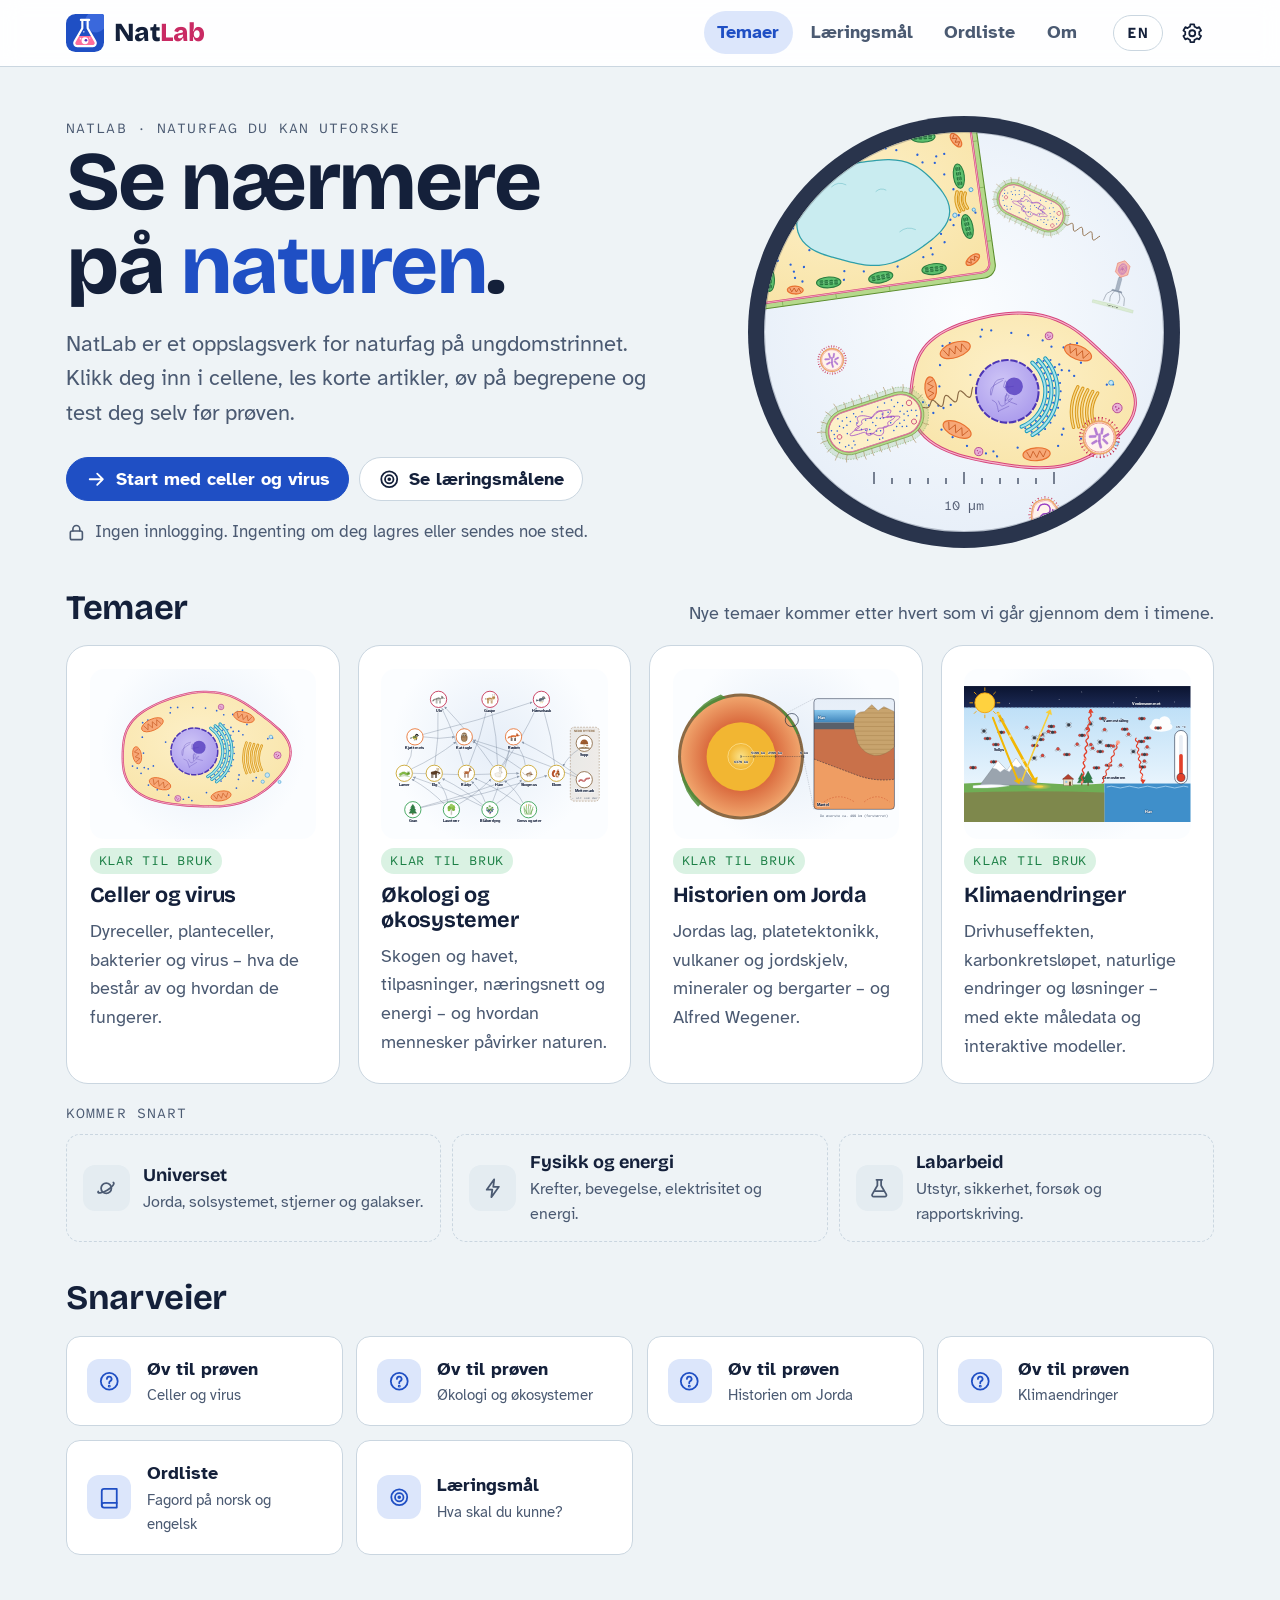
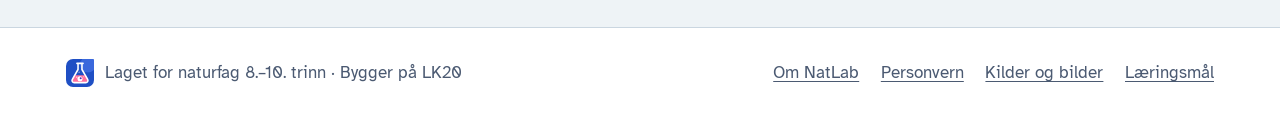
<file: index.html>
<!doctype html>
<html lang="nb">
<head>
<meta charset="utf-8">
<meta name="viewport" content="width=device-width, initial-scale=1, viewport-fit=cover">
<title>NatLab</title>
<meta name="claude:viewport-fit-sides" content="cover">
<meta name="description" content="NatLab – et interaktivt oppslagsverk i naturfag for 8.–10. trinn. Utforsk celler og virus, les, øv og test deg selv.">
<meta name="color-scheme" content="light dark">
<link rel="icon" href="assets/img/logo.svg" type="image/svg+xml">
<link rel="stylesheet" href="assets/css/natlab.css">
</head>
<body>
<a class="skip" href="#main">Hopp til innholdet</a>
<div id="dev-banner" class="dev-banner" hidden></div>
<header class="site-header" id="site-header"></header>
<main id="main" tabindex="-1"></main>
<footer class="site-footer" id="site-footer"></footer>
<div id="player" class="player" hidden role="region" aria-label="Opplesing"></div>
<div id="toast" class="toast" hidden role="status" aria-live="polite"></div>
<dialog id="settings" class="settings" aria-labelledby="settings-title"></dialog>
<noscript><p style="padding:2rem">NatLab trenger JavaScript for å fungere. / NatLab needs JavaScript to work.</p></noscript>

<!-- 1) Kjernen -->
<script src="assets/js/core.js"></script>

<!-- 2) Innhold: faste tekster og temaliste -->
<script src="content/ui.js"></script>
<script src="content/temaer.js"></script>
<script src="content/personvern.js"></script>
<script src="content/om.js"></script>

<!-- 3) Innhold: tema «Celler og virus» -->
<script src="content/celler/tema.js"></script>
<script src="content/celler/kilder.js"></script>
<script src="content/celler/strukturer.js"></script>
<script src="content/celler/diagrammer.js"></script>
<script src="content/celler/dyrecelle.js"></script>
<script src="content/celler/plantecelle.js"></script>
<script src="content/celler/bakterie.js"></script>
<script src="content/celler/virus.js"></script>
<script src="content/celler/sammenligning.js"></script>
<script src="content/celler/maal.js"></script>
<script src="content/celler/ordliste.js"></script>
<script src="content/celler/quiz.js"></script>
<!-- 4) Innhold: tema «Økologi og økosystemer» -->
<script src="content/okologi/tema.js"></script>
<script src="content/okologi/kilder.js"></script>
<script src="content/okologi/bilder.js"></script>
<script src="content/okologi/arter.js"></script>
<script src="content/okologi/tegninger.js"></script>
<script src="content/okologi/naeringsnett.js"></script>
<script src="content/okologi/del1-okosystemet.js"></script>
<script src="content/okologi/del2-tilpasning.js"></script>
<script src="content/okologi/del3-naeringsnett.js"></script>
<script src="content/okologi/del4-energi.js"></script>
<script src="content/okologi/del5-mennesket.js"></script>
<script src="content/okologi/feltarbeid.js"></script>
<script src="content/okologi/maal.js"></script>
<script src="content/okologi/ordliste.js"></script>
<script src="content/okologi/quiz.js"></script>
<!-- 5) Innhold: tema «Historien om Jorda» -->
<script src="content/jorda/tema.js"></script>
<script src="content/jorda/kilder.js"></script>
<script src="content/jorda/kartdata.js"></script>
<script src="content/jorda/strukturer.js"></script>
<script src="content/jorda/tegninger.js"></script>
<script src="content/jorda/del1-geologi.js"></script>
<script src="content/jorda/del2-oppbygning.js"></script>
<script src="content/jorda/del3-plater.js"></script>
<script src="content/jorda/del4-verdenskart.js"></script>
<script src="content/jorda/del5-bergarter.js"></script>
<script src="content/jorda/del6-wegener.js"></script>
<script src="content/jorda/maal.js"></script>
<script src="content/jorda/ordliste.js"></script>
<script src="content/jorda/quiz.js"></script>
<!-- 6) Innhold: tema «Klimaendringer» -->
<script src="content/klima/tema.js"></script>
<script src="content/klima/kilder.js"></script>
<script src="content/klima/bilder.js"></script>
<script src="content/klima/data.js"></script>
<script src="content/klima/strukturer.js"></script>
<script src="content/klima/tegninger.js"></script>
<script src="content/klima/del1-hva.js"></script>
<script src="content/klima/del2-karbon.js"></script>
<script src="content/klima/del3-arsaker.js"></script>
<script src="content/klima/del4-normalt.js"></script>
<script src="content/klima/del5-losninger.js"></script>
<script src="content/klima/del6-myter.js"></script>
<script src="content/klima/sider.js"></script>
<script src="content/klima/maal.js"></script>
<script src="content/klima/ordliste.js"></script>
<script src="content/klima/quiz.js"></script>
<!-- Nytt tema? Legg til filene her (se README.md). -->

<!-- 7) Appen -->
<script src="assets/js/readaloud.js"></script>
<script src="assets/js/diagram.js"></script>
<script src="assets/js/article.js"></script>
<script src="assets/js/activities.js"></script>
<script src="assets/js/activities-extra.js"></script>
<script src="assets/js/foodweb.js"></script>
<script src="assets/js/quiz.js"></script>
<script src="assets/js/scale.js"></script>
<script src="assets/js/geo.js"></script>
<script src="assets/js/klima.js"></script>
<script src="assets/js/pages.js"></script>
<script src="assets/js/app.js"></script>
</body>
</html>
</file>
<file: assets/css/natlab.css>
/* =====================================================================
   NatLab – utseende
   Layout-idé: "objektglass" – hver side er som en preparert prøve med
   etikett (prøvenummer og størrelse), fargene er hentet fra fargestoffene
   man bruker i mikroskopet (metylenblått, eosin, jod).
   Mørk modus er "mørkefelt-mikroskopi".
   ===================================================================== */

@font-face { font-family: "Atkinson Hyperlegible"; src: url("../fonts/atkinson-hyperlegible-latin-400-normal.woff2") format("woff2"); font-weight: 400; font-style: normal; font-display: swap; }
@font-face { font-family: "Atkinson Hyperlegible"; src: url("../fonts/atkinson-hyperlegible-latin-700-normal.woff2") format("woff2"); font-weight: 700; font-style: normal; font-display: swap; }
@font-face { font-family: "Atkinson Hyperlegible"; src: url("../fonts/atkinson-hyperlegible-latin-400-italic.woff2") format("woff2"); font-weight: 400; font-style: italic; font-display: swap; }
@font-face { font-family: "Atkinson Hyperlegible"; src: url("../fonts/atkinson-hyperlegible-latin-700-italic.woff2") format("woff2"); font-weight: 700; font-style: italic; font-display: swap; }
@font-face { font-family: "Atkinson Hyperlegible Mono"; src: url("../fonts/atkinson-hyperlegible-mono-latin-400-normal.woff2") format("woff2"); font-weight: 400; font-display: swap; }
@font-face { font-family: "Atkinson Hyperlegible Mono"; src: url("../fonts/atkinson-hyperlegible-mono-latin-700-normal.woff2") format("woff2"); font-weight: 700; font-display: swap; }
@font-face { font-family: "Bricolage Grotesque"; src: url("../fonts/bricolage-grotesque-latin-wght-normal.woff2") format("woff2"); font-weight: 200 800; font-display: swap; }
@font-face { font-family: "OpenDyslexic"; src: url("../fonts/opendyslexic-latin-400-normal.woff2") format("woff2"); font-weight: 400; font-display: swap; }
@font-face { font-family: "OpenDyslexic"; src: url("../fonts/opendyslexic-latin-700-normal.woff2") format("woff2"); font-weight: 700; font-display: swap; }

:root {
  /* Farger – lyst tema (lysfelt-mikroskop) */
  --bg: #eef3f6;
  --surface: #ffffff;
  --surface-2: #e4ecf1;
  --ink: #14203a;
  --muted: #4b5a72;
  --line: #cad6e0;
  --brand: #1f4fc4;          /* metylenblått */
  --brand-ink: #ffffff;
  --brand-soft: #dce6fb;
  --accent: #c92a63;         /* eosin */
  --accent-soft: #fbe1ea;
  --amber: #8a5a00;          /* jod */
  --amber-soft: #fbefd2;
  --good: #1b7f45;
  --good-soft: #daf2e3;
  --bad: #b8322b;
  --bad-soft: #fbe3e1;
  --focus: #0b57d0;
  --shadow: 0 1px 2px rgba(20, 32, 58, .06), 0 8px 24px rgba(20, 32, 58, .07);
  --slide: #fbfdff;
  --slide-glow: #e6eef8;
  /* Farger inni tegningene */
  --c-cyto: #fdf0c8;
  --c-cyto-2: #f8e3a6;
  --c-vac: #c9ecf0;
  --c-nuc: #cfc6f6;
  --c-nuc-2: #a999ec;
  --c-virus-in: #fff3ec;
  --c-ink: #14203a;
  --c-pin: #14203a;
  --c-pin-ink: #ffffff;
  /* Kart og jordas indre (Historien om Jorda) */
  --c-sea: #d7e9f5; --c-sea-deep: #b9d6ec; --c-land: #e8dcc0; --c-land-line: #b9a77f; --c-plate-line: #5b6b7a;
  --c-crust: #c8a46e; --c-ocrust: #59606b; --c-mantle: #e9935a; --c-mantle-2: #d9683c; --c-magma: #e2401f; --c-core: #f2b632; --c-core-2: #fbe28a;
  --b-spredning: #d4380d; --b-rift: #e98a15; --b-subduksjon: #1f4fc4; --b-oybue: #0f8fa8; --b-kollisjon: #8a3fb0; --b-transform: #1b7f45;
  --dr-na: #d9822b; --dr-sa: #3d9e57; --dr-gr: #8fb3d9; --dr-eu: #9a6fb0; --dr-af: #c9a227; --dr-ma: #c42b4f; --dr-in: #e05a9a; --dr-an: #5aa0c8; --dr-au: #8b5e34;

  /* Skrift */
  --f-display: "Bricolage Grotesque", "Atkinson Hyperlegible", system-ui, sans-serif;
  --f-body: "Atkinson Hyperlegible", system-ui, -apple-system, "Segoe UI", Roboto, sans-serif;
  --f-mono: "Atkinson Hyperlegible Mono", ui-monospace, "SF Mono", Menlo, Consolas, monospace;
  --lh: 1.6;
  --ls: 0;
  --ws: 0;

  /* Mål */
  --r-sm: 8px;
  --r-md: 14px;
  --r-lg: 22px;
  --maxw: 1180px;
  --prose: 68ch;
}

@media (prefers-color-scheme: dark) {
  :root:not([data-theme="light"]) {
    --bg: #090f1e; --surface: #111a2f; --surface-2: #19243f; --ink: #e7edf8; --muted: #a2b2cc; --line: #273559;
    --brand: #82a7ff; --brand-ink: #0a1020; --brand-soft: #1b2a55; --accent: #ff7fab; --accent-soft: #3b1730;
    --amber: #f2bd52; --amber-soft: #33270f; --good: #57d693; --good-soft: #10301f; --bad: #ff8a80; --bad-soft: #3a1714;
    --focus: #9cc0ff; --shadow: 0 1px 2px rgba(0,0,0,.4), 0 10px 30px rgba(0,0,0,.35);
    --slide: #0b1324; --slide-glow: #13203d;
    --c-cyto: #3b3522; --c-cyto-2: #4a4126; --c-vac: #17414a; --c-nuc: #3a3170; --c-nuc-2: #5a4ab0; --c-virus-in: #2a1f22;
    --c-ink: #e7edf8; --c-pin: #e7edf8; --c-pin-ink: #0a1020;
    --c-sea: #0f2541; --c-sea-deep: #0b1c33; --c-land: #4a4433; --c-land-line: #7d7255; --c-plate-line: #9fb0c3; --b-spredning: #ff7a4d; --b-rift: #ffb24d; --b-subduksjon: #82a7ff; --b-oybue: #4fd0e8; --b-kollisjon: #d199ff; --b-transform: #57d693;
    color-scheme: dark;
  }
}
:root[data-theme="dark"] {
  --bg: #090f1e; --surface: #111a2f; --surface-2: #19243f; --ink: #e7edf8; --muted: #a2b2cc; --line: #273559;
  --brand: #82a7ff; --brand-ink: #0a1020; --brand-soft: #1b2a55; --accent: #ff7fab; --accent-soft: #3b1730;
  --amber: #f2bd52; --amber-soft: #33270f; --good: #57d693; --good-soft: #10301f; --bad: #ff8a80; --bad-soft: #3a1714;
  --focus: #9cc0ff; --shadow: 0 1px 2px rgba(0,0,0,.4), 0 10px 30px rgba(0,0,0,.35);
  --slide: #0b1324; --slide-glow: #13203d;
  --c-cyto: #3b3522; --c-cyto-2: #4a4126; --c-vac: #17414a; --c-nuc: #3a3170; --c-nuc-2: #5a4ab0; --c-virus-in: #2a1f22;
  --c-ink: #e7edf8; --c-pin: #e7edf8; --c-pin-ink: #0a1020;
  --c-sea: #0f2541; --c-sea-deep: #0b1c33; --c-land: #4a4433; --c-land-line: #7d7255; --c-plate-line: #9fb0c3; --b-spredning: #ff7a4d; --b-rift: #ffb24d; --b-subduksjon: #82a7ff; --b-oybue: #4fd0e8; --b-kollisjon: #d199ff; --b-transform: #57d693;
  color-scheme: dark;
}

/* Lesestøtte */
:root[data-font="dyslexic"] { --f-body: "OpenDyslexic", "Atkinson Hyperlegible", system-ui, sans-serif; --f-display: "OpenDyslexic", "Atkinson Hyperlegible", system-ui, sans-serif; }
:root[data-size="0"] { font-size: 100%; }
:root[data-size="1"] { font-size: 112.5%; }
:root[data-size="2"] { font-size: 131.25%; }
:root[data-spacing="wide"] { --lh: 1.9; --ls: .02em; --ws: .1em; }

/* ---------- Grunnlag ---------- */
*, *::before, *::after { box-sizing: border-box; }
[hidden] { display: none !important; }
html { -webkit-text-size-adjust: 100%; }
body {
  margin: 0;
  background: var(--bg);
  color: var(--ink);
  font-family: var(--f-body);
  font-size: 1rem;
  line-height: var(--lh);
  letter-spacing: var(--ls);
  word-spacing: var(--ws);
  overflow-x: hidden;
}
body::before { content: ""; position: fixed; inset: 0 0 auto; height: env(safe-area-inset-top, 0px); z-index: 60; background: var(--surface); }
img { max-width: 100%; height: auto; }
a { color: var(--brand); text-underline-offset: .18em; text-decoration-thickness: .08em; }
a:hover { text-decoration-thickness: .14em; }
button { font: inherit; color: inherit; letter-spacing: inherit; word-spacing: inherit; }
:focus-visible { outline: 3px solid var(--focus); outline-offset: 3px; border-radius: 4px; }
[tabindex="-1"]:focus { outline: none; }
h1, h2, h3, h4 { font-family: var(--f-display); line-height: 1.15; text-wrap: balance; margin: 0; letter-spacing: -.01em; }
h1 { font-size: clamp(2rem, 1.5rem + 2.4vw, 3.1rem); font-weight: 750; }
h2 { font-size: clamp(1.45rem, 1.2rem + 1vw, 1.9rem); font-weight: 700; }
h3 { font-size: 1.2rem; font-weight: 700; }
p { margin: 0; }
.sr-only { position: absolute !important; width: 1px; height: 1px; padding: 0; margin: -1px; overflow: hidden; clip: rect(0 0 0 0); white-space: nowrap; border: 0; }
.skip { position: absolute; left: -999px; top: 8px; z-index: 100; background: var(--brand); color: var(--brand-ink); padding: .5rem .9rem; border-radius: var(--r-sm); }
.skip:focus { left: 12px; }
.icon { width: 1.25em; height: 1.25em; fill: none; stroke: currentColor; stroke-width: 1.9; stroke-linecap: round; stroke-linejoin: round; flex: none; }
.mono { font-family: var(--f-mono); }
.eyebrow { font-family: var(--f-mono); font-size: .78rem; letter-spacing: .08em; text-transform: uppercase; color: var(--muted); }

.wrap {
  width: 100%;
  max-width: var(--maxw);
  margin-inline: auto;
  padding-left: max(16px, env(safe-area-inset-left, 0px));
  padding-right: max(16px, env(safe-area-inset-right, 0px));
}

/* ---------- Topptekst ---------- */
.site-header {
  position: sticky; top: env(safe-area-inset-top, 0px); z-index: 50;
  background: color-mix(in srgb, var(--surface) 92%, transparent);
  backdrop-filter: saturate(1.4) blur(10px);
  -webkit-backdrop-filter: saturate(1.4) blur(10px);
  border-bottom: 1px solid var(--line);
}
.header-row { display: flex; align-items: center; gap: .75rem; padding-block: .6rem; flex-wrap: wrap; }
.brand { display: inline-flex; align-items: center; gap: .55rem; text-decoration: none; color: var(--ink); margin-right: auto; }
.brand img { width: 38px; height: 38px; }
.brand-word { font-family: var(--f-display); font-weight: 800; font-size: 1.45rem; letter-spacing: -.02em; }
.brand-word span { color: var(--accent); }
.main-nav { display: flex; gap: .25rem; order: 3; width: 100%; overflow-x: auto; scrollbar-width: none; }
.main-nav::-webkit-scrollbar { display: none; }
.main-nav a { white-space: nowrap; text-decoration: none; color: var(--muted); font-weight: 700; padding: .4rem .75rem; border-radius: 999px; }
.main-nav a:hover { color: var(--ink); background: var(--surface-2); }
.main-nav a[aria-current="page"] { color: var(--brand); background: var(--brand-soft); }
.header-tools { display: flex; gap: .4rem; align-items: center; }
@media (max-width: 859px) {
  .main-nav { gap: .1rem; justify-content: space-between; flex-wrap: wrap; overflow: visible; }
  .main-nav a { flex: 1 1 auto; text-align: center; padding: .4rem .35rem; }
}
@media (max-width: 359px) {
  .main-nav a { font-size: .9rem; padding: .4rem .2rem; }
}
@media (min-width: 860px) {
  .main-nav { order: 0; width: auto; margin-right: .5rem; }
  .brand { margin-right: 1rem; }
  .header-row { flex-wrap: nowrap; }
  .main-nav { margin-left: auto; }
  .brand { margin-right: 0; }
}

/* ---------- Knapper ---------- */
.btn {
  display: inline-flex; align-items: center; justify-content: center; gap: .45rem;
  min-height: 44px; padding: .5rem 1rem; border-radius: 999px;
  border: 1.5px solid var(--line); background: var(--surface); color: var(--ink);
  font-weight: 700; text-decoration: none; cursor: pointer; line-height: 1.2;
  transition: background-color .15s, border-color .15s, transform .1s;
}
.btn:hover { border-color: var(--brand); }
.btn:active { transform: translateY(1px); }
.btn-primary { background: var(--brand); border-color: var(--brand); color: var(--brand-ink); }
.btn-primary:hover { filter: brightness(1.08); }
.btn-ghost { background: transparent; border-color: transparent; }
.btn-ghost:hover { background: var(--surface-2); border-color: transparent; }
.btn-sm { min-height: 36px; padding: .3rem .75rem; font-size: .9rem; }
.btn-icon { width: 44px; padding: 0; }
.btn[disabled] { opacity: .5; cursor: not-allowed; }
.lang-btn { font-family: var(--f-mono); font-size: .85rem; letter-spacing: .04em; }

.seg { display: inline-flex; background: var(--surface-2); border-radius: 999px; padding: 3px; gap: 2px; flex-wrap: wrap; }
.seg button { border: 0; background: transparent; border-radius: 999px; padding: .35rem .8rem; min-height: 36px; font-weight: 700; color: var(--muted); cursor: pointer; font-size: .9rem; }
.seg button[aria-pressed="true"] { background: var(--surface); color: var(--ink); box-shadow: var(--shadow); }

/* ---------- Hovedområde ---------- */
main { display: block; min-height: 60vh; }
main:focus { outline: none; }
.page { padding-block: 1.5rem 4rem; display: grid; gap: 2rem; }
.page-head { display: grid; gap: .75rem; }
.page-head .lead { font-size: 1.12rem; color: var(--muted); max-width: 62ch; }
.crumbs { display: flex; flex-wrap: wrap; gap: .35rem; align-items: center; font-size: .9rem; color: var(--muted); }
.crumbs a { color: var(--muted); }
.crumbs span[aria-hidden] { opacity: .6; }

/* Objektglass-etikett */
.specimen {
  display: inline-flex; flex-wrap: wrap; align-items: center; gap: .2rem .9rem;
  font-family: var(--f-mono); font-size: .8rem; letter-spacing: .06em; text-transform: uppercase;
  color: var(--muted); border: 1.5px dashed var(--line); border-radius: var(--r-sm);
  padding: .3rem .7rem; width: fit-content; max-width: 100%;
}
.specimen b { color: var(--accent); font-weight: 700; }
.specimen .nu, .nu { text-transform: none; }

/* ---------- Forside ---------- */
.hero { display: grid; gap: 2rem; align-items: center; padding-block: 1rem 0; }
@media (min-width: 900px) { .hero { grid-template-columns: 1.1fr .9fr; } }
.hero h1 { font-size: clamp(2.6rem, 1.8rem + 4vw, 4.6rem); line-height: 1.02; letter-spacing: -.03em; }
.hero h1 em { font-style: normal; color: var(--brand); }
.hero .lead { font-size: 1.2rem; color: var(--muted); max-width: 48ch; margin-top: 1rem; }
.hero-actions { display: flex; flex-wrap: wrap; gap: .6rem; margin-top: 1.5rem; }
.eyepiece { position: relative; width: min(100%, 440px); aspect-ratio: 1; margin-inline: auto; max-width: 100%; }
.eyepiece svg { width: 100%; height: 100%; display: block; }
.float-a { animation: drift 14s ease-in-out infinite; transform-box: fill-box; transform-origin: center; }
.float-b { animation: drift 18s ease-in-out infinite reverse; transform-box: fill-box; transform-origin: center; }
.float-c { animation: drift 11s ease-in-out infinite; animation-delay: -4s; transform-box: fill-box; transform-origin: center; }
@keyframes drift { 0%,100% { transform: translate(0,0) rotate(0deg); } 50% { transform: translate(6px,-8px) rotate(4deg); } }

.section-title { display: flex; align-items: baseline; justify-content: space-between; gap: 1rem; flex-wrap: wrap; }

.topic-grid { display: grid; gap: 1rem; grid-template-columns: repeat(auto-fit, minmax(240px, 1fr)); }
.topic-card {
  position: relative; display: grid; gap: .5rem; align-content: start;
  background: var(--surface); border: 1px solid var(--line); border-radius: var(--r-lg);
  padding: 1.25rem; text-decoration: none; color: var(--ink); min-width: 0;
  transition: transform .15s, box-shadow .15s, border-color .15s;
}
a.topic-card:hover { transform: translateY(-2px); box-shadow: var(--shadow); border-color: var(--brand); }
.topic-card .tc-art { height: 120px; border-radius: var(--r-md); background: radial-gradient(circle at 50% 45%, var(--slide-glow), var(--slide) 70%); display: grid; place-items: center; overflow: hidden; }
.topic-card .tc-art svg { display: block; height: 100%; width: 100%; max-height: 112px; }
.topic-card p { color: var(--muted); }
.topic-card.is-soon { background: transparent; border-style: dashed; color: var(--muted); }
.topic-card.is-soon .tc-art { background: var(--surface-2); color: var(--muted); }
.topic-card.is-soon .tc-art .icon { width: 48px; height: 48px; stroke-width: 1.4; }
.badge { display: inline-block; font-family: var(--f-mono); font-size: .72rem; letter-spacing: .06em; text-transform: uppercase; padding: .15rem .5rem; border-radius: 999px; background: var(--surface-2); color: var(--muted); width: fit-content; }
.badge.live { background: var(--good-soft); color: var(--good); }
.badge.deeper { background: var(--accent-soft); color: var(--accent); }
.badge.login { background: var(--amber-soft); color: var(--amber); }

.quick-links { display: grid; gap: .75rem; grid-template-columns: repeat(auto-fit, minmax(220px, 1fr)); }
.quick-link { display: flex; align-items: center; gap: .9rem; padding: 1rem 1.1rem; border-radius: var(--r-md); background: var(--surface); border: 1px solid var(--line); text-decoration: none; color: var(--ink); font-weight: 700; }
.quick-link:hover { border-color: var(--brand); }
.quick-link .qi { width: 44px; height: 44px; border-radius: 12px; display: grid; place-items: center; background: var(--brand-soft); color: var(--brand); flex: none; }
.quick-link small { display: block; font-weight: 400; color: var(--muted); }

/* ---------- Organismekort ---------- */
.org-grid { display: grid; gap: 1rem; grid-template-columns: repeat(auto-fit, minmax(250px, 1fr)); }
.org-card { display: grid; grid-template-rows: auto 1fr; background: var(--surface); border: 1px solid var(--line); border-radius: var(--r-lg); overflow: hidden; text-decoration: none; color: var(--ink); transition: transform .15s, box-shadow .15s, border-color .15s; min-width: 0; }
.org-card:hover { transform: translateY(-2px); box-shadow: var(--shadow); border-color: var(--brand); }
.org-card .oc-art { height: 190px; min-height: 0; overflow: hidden; background: radial-gradient(circle at 50% 45%, var(--slide-glow), var(--slide) 72%); display: flex; align-items: center; justify-content: center; padding: 1rem; border-bottom: 1px solid var(--line); }
.org-card .oc-art svg { display: block; width: 100%; height: 100%; max-width: 100%; max-height: 100%; }
.org-card .oc-body { min-width: 0; }
.org-card .specimen { width: auto; }
.org-card .oc-body { padding: 1rem 1.1rem 1.2rem; display: grid; gap: .35rem; align-content: start; }
.org-card .oc-body p { color: var(--muted); font-size: .95rem; }

.tool-row { display: grid; gap: .75rem; grid-template-columns: repeat(auto-fit, minmax(240px, 1fr)); }
.tool-row > * { min-width: 0; overflow-wrap: break-word; hyphens: auto; }

/* ---------- Faner ---------- */
.tabs { display: flex; gap: .35rem; flex-wrap: wrap; border-bottom: 1.5px solid var(--line); }
.tabs a, .tabs button { text-decoration: none; color: var(--muted); font-weight: 700; padding: .6rem .95rem; border: 0; background: none; border-bottom: 3px solid transparent; margin-bottom: -1.5px; cursor: pointer; display: inline-flex; gap: .4rem; align-items: center; }
.tabs a:hover, .tabs button:hover { color: var(--ink); }
.tabs [aria-current="page"], .tabs [aria-selected="true"] { color: var(--brand); border-bottom-color: var(--brand); }

/* ---------- Utforsker ---------- */
.explorer { display: grid; gap: 1.25rem; align-items: start; }
@media (min-width: 980px) { .explorer { grid-template-columns: minmax(0, 1.55fr) minmax(300px, 1fr); } .ex-panel { position: sticky; top: calc(env(safe-area-inset-top, 0px) + 84px); } }
.ex-stage { display: grid; gap: .9rem; min-width: 0; }
.ex-toolbar { display: flex; flex-wrap: wrap; gap: .5rem .75rem; align-items: center; }
.ex-toolbar .label { font-size: .85rem; color: var(--muted); font-weight: 700; }
.ex-figures { display: grid; gap: 1rem; }
.ex-figures.two { grid-template-columns: repeat(auto-fit, minmax(260px, 1fr)); }
.slide {
  position: relative; margin: 0; border-radius: var(--r-lg); border: 1px solid var(--line);
  background: radial-gradient(ellipse at 50% 45%, var(--slide-glow), var(--slide) 75%);
  padding: clamp(.5rem, 2vw, 1.25rem); min-width: 0;
}
.slide figcaption { font-family: var(--f-mono); font-size: .78rem; letter-spacing: .05em; text-transform: uppercase; color: var(--muted); margin-top: .35rem; text-align: center; }
svg.diagram { width: 100%; height: auto; display: block; overflow: visible; }
svg.diagram .part { transition: opacity .2s, filter .2s; }
svg.diagram.is-interactive .part:not(.is-off) { cursor: pointer; }
svg.diagram .part:not(.is-off):hover, svg.diagram .part:focus-visible { filter: drop-shadow(0 0 5px var(--focus)) drop-shadow(0 0 2px var(--focus)); outline: none; }
svg.diagram.has-selection .part:not(.is-selected):not(.no-dim) { opacity: .28; }
svg.diagram .part.is-selected { filter: drop-shadow(0 0 7px var(--accent)) drop-shadow(0 0 2px var(--accent)); }
svg.diagram .part.is-off { opacity: .22; pointer-events: none; }
svg.diagram .part.is-flash { animation: flash 1s ease-in-out 2; }
@keyframes flash { 50% { filter: drop-shadow(0 0 9px var(--accent)) drop-shadow(0 0 3px var(--accent)); } }
svg.diagram .pin circle { fill: var(--c-pin); stroke: var(--slide); stroke-width: 3; }
svg.diagram .pin text { fill: var(--c-pin-ink); font-family: var(--f-mono); font-weight: 700; font-size: 17px; text-anchor: middle; dominant-baseline: central; }
svg.diagram .pin.is-selected circle { fill: var(--accent); }
svg.diagram .pin.slot-ok circle { fill: var(--good); }
svg.diagram .pin.slot-bad circle { fill: var(--bad); }
svg.diagram .pin.slot-filled circle { fill: var(--brand); }
svg.diagram .pin.slot-target { cursor: pointer; }
svg.diagram .scalebar line { stroke: var(--c-ink); stroke-width: 3; }
svg.diagram .scalebar text { fill: var(--c-ink); font-family: var(--f-mono); font-size: 15px; text-anchor: middle; }
svg.diagram .svg-note { fill: var(--muted); font-family: var(--f-mono); font-size: 14px; }
.unique-mark { animation: pulse 2.4s ease-in-out infinite; }
@keyframes pulse { 0%,100% { filter: drop-shadow(0 0 0 transparent); } 50% { filter: drop-shadow(0 0 6px var(--accent)); } }

.legend { list-style: none; margin: 0; padding: 0; display: flex; flex-wrap: wrap; gap: .45rem; }
.legend button { display: inline-flex; align-items: center; gap: .45rem; border: 1.5px solid var(--line); background: var(--surface); border-radius: 999px; padding: .3rem .75rem .3rem .35rem; min-height: 40px; cursor: pointer; font-weight: 700; font-size: .92rem; text-align: left; }
.legend button:hover { border-color: var(--brand); }
.legend button[aria-pressed="true"] { border-color: var(--accent); background: var(--accent-soft); }
.legend .num { font-family: var(--f-mono); font-size: .8rem; width: 1.7rem; height: 1.7rem; border-radius: 50%; display: inline-grid; place-items: center; color: #fff; background: var(--c); flex: none; text-shadow: 0 1px 1px rgba(0,0,0,.35); }
.legend .is-deeper { opacity: .55; }
.swatch { display: inline-block; width: .9rem; height: .9rem; border-radius: 4px; background: var(--c); flex: none; box-shadow: inset 0 0 0 1px rgba(0,0,0,.15); }

.ex-panel { background: var(--surface); border: 1px solid var(--line); border-radius: var(--r-lg); padding: 1.25rem; display: grid; gap: .9rem; min-width: 0; scroll-margin-top: 90px; }
.ex-panel .sp-head { display: grid; grid-template-columns: auto minmax(0, 1fr) auto; gap: .25rem .75rem; align-items: center; }
.ex-panel .sp-head h3 { overflow-wrap: anywhere; }
@media (max-width: 520px) { .ex-panel .sp-head .read-btn { grid-column: 1 / -1; grid-row: 3; justify-self: start; } }
.ex-panel .sp-dot { width: 2.4rem; height: 2.4rem; border-radius: 12px; background: var(--c); box-shadow: inset 0 0 0 2px rgba(255,255,255,.35); }
.ex-panel .alt-name { grid-column: 2 / 3; color: var(--muted); font-size: .92rem; }
.ex-panel dl { margin: 0; display: grid; gap: .75rem; }
.ex-panel dt { font-family: var(--f-mono); font-size: .76rem; letter-spacing: .07em; text-transform: uppercase; color: var(--muted); }
.ex-panel dd { margin: .15rem 0 0; }
.ex-panel .analogy { background: var(--brand-soft); border-radius: var(--r-md); padding: .7rem .9rem; }
.found-in { display: flex; flex-wrap: wrap; gap: .35rem; }
.found-in span { font-size: .85rem; padding: .15rem .55rem; border-radius: 999px; border: 1.5px solid var(--line); }
.found-in span.yes { border-color: var(--good); color: var(--good); background: var(--good-soft); }
.found-in span.no { text-decoration: line-through; opacity: .6; }
.found-in span.some { border-color: var(--amber); color: var(--amber); background: var(--amber-soft); }
.panel-empty { color: var(--muted); display: grid; gap: .75rem; }
.panel-empty .hint { display: flex; gap: .6rem; align-items: center; }
.sp-src { font-size: .85rem; color: var(--muted); border-top: 1px dashed var(--line); padding-top: .6rem; }

/* ---------- Artikkel ---------- */
.article-layout { display: grid; gap: 2rem; align-items: start; }
@media (min-width: 1040px) { .article-layout { grid-template-columns: minmax(0, 1fr) 260px; } .toc { position: sticky; top: calc(env(safe-area-inset-top, 0px) + 84px); } }
.prose { max-width: var(--prose); display: grid; gap: 1.1rem; min-width: 0; }
.prose > section { display: grid; gap: 1rem; scroll-margin-top: 90px; }
.prose > *, .prose > section > *, .deeper-body > *, .ex-stage > *, .activity > *, .page > * { min-width: 0; }
.prose h2 { margin-top: 1.25rem; display: flex; align-items: center; gap: .6rem; justify-content: space-between; }
.prose p, .prose li { font-size: 1.05rem; }
.prose ul, .prose ol { margin: 0; padding-left: 1.3rem; display: grid; gap: .35rem; }
strong.key { font-weight: 700; background: linear-gradient(transparent 58%, color-mix(in srgb, var(--accent) 22%, transparent) 58%); padding: 0 .08em; border-radius: 2px; }
.term { border: 0; background: none; padding: 0; color: inherit; font: inherit; cursor: help; border-bottom: 2px dotted var(--brand); line-height: inherit; }
.term:hover { color: var(--brand); }
.cite { font-family: var(--f-mono); font-size: .72em; vertical-align: super; line-height: 0; margin-left: .1em; }
.cite a { text-decoration: none; padding: 0 .12em; border-radius: 3px; background: var(--surface-2); color: var(--muted); }
.cite a:hover { color: var(--brand); }

.goals-box { background: var(--surface); border: 1px solid var(--line); border-radius: var(--r-lg); padding: 1rem 1.2rem; display: grid; gap: .5rem; }
.goals-box ul { list-style: none; padding: 0; margin: 0; display: grid; gap: .4rem; }
.goals-box li { display: flex; gap: .55rem; align-items: flex-start; }
.goals-box li .icon { color: var(--good); margin-top: .2em; }

.keypoints { border-radius: var(--r-lg); padding: 1.1rem 1.25rem; background: var(--brand-soft); display: grid; gap: .6rem; }
.keypoints h3 { font-size: 1rem; font-family: var(--f-mono); text-transform: uppercase; letter-spacing: .07em; color: var(--brand); }
.keypoints ul { list-style: none; padding: 0; display: grid; gap: .5rem; }
.keypoints ul { margin: 0; padding: 0; }
.keypoints li { display: grid; grid-template-columns: .6rem minmax(0, 1fr); column-gap: .75rem; align-items: start; }
.keypoints li::before { content: ""; width: .6rem; height: .6rem; border-radius: 50%; background: var(--brand); margin-top: calc((1lh - .6rem) / 2); }
.keypoints li > span { min-width: 0; }

.callout { border-radius: var(--r-md); padding: .9rem 1.1rem; display: grid; gap: .35rem; border: 1.5px solid; }
.callout .co-title { display: flex; align-items: center; gap: .5rem; font-family: var(--f-mono); font-size: .8rem; letter-spacing: .07em; text-transform: uppercase; font-weight: 700; }
.callout.fact { background: var(--amber-soft); border-color: color-mix(in srgb, var(--amber) 35%, transparent); }
.callout.fact .co-title { color: var(--amber); }
.callout.misconception { background: var(--bad-soft); border-color: color-mix(in srgb, var(--bad) 35%, transparent); }
.callout.misconception .co-title { color: var(--bad); }
.callout.model { background: var(--surface-2); border-color: var(--line); border-style: dashed; }
.callout.model .co-title { color: var(--muted); }
.callout.history { background: var(--surface); border-color: var(--line); }
.callout.history .co-title { color: var(--accent); }
.callout .myth { text-decoration: line-through; text-decoration-color: var(--bad); text-decoration-thickness: 2px; font-weight: 700; }

.equation { font-family: var(--f-mono); background: var(--surface); border: 1px solid var(--line); border-radius: var(--r-md); padding: .9rem 1rem; display: grid; gap: .3rem; overflow-x: auto; }
.equation .eq { font-size: 1.05rem; white-space: nowrap; }
.equation .eq-words { color: var(--muted); font-size: .9rem; }
.equation .eq-name { font-size: .78rem; letter-spacing: .07em; text-transform: uppercase; color: var(--accent); }

.photo { margin: 0; display: grid; gap: .5rem; }
.photo img { border-radius: var(--r-md); border: 1px solid var(--line); width: 100%; background: var(--surface-2); }
.photo figcaption { font-size: .92rem; color: var(--muted); }
.photo .credit { font-size: .8rem; }
.photo-pair .photo img { aspect-ratio: 4 / 3; object-fit: cover; }
.photo-pair { display: grid; gap: 1rem; grid-template-columns: repeat(auto-fit, minmax(220px, 1fr)); }

.check { border: 1.5px solid var(--line); border-radius: var(--r-md); padding: 1rem 1.1rem; display: grid; gap: .7rem; background: var(--surface); }
.check .co-title { font-family: var(--f-mono); font-size: .8rem; letter-spacing: .07em; text-transform: uppercase; color: var(--brand); font-weight: 700; }
.options { display: grid; gap: .5rem; }
.opt { text-align: left; border: 1.5px solid var(--line); background: var(--surface); border-radius: var(--r-md); padding: .65rem .9rem; min-height: 46px; cursor: pointer; display: flex; gap: .65rem; align-items: center; font-size: 1rem; }
.opt:hover:not([disabled]) { border-color: var(--brand); }
.opt .ok, .opt .no { margin-left: auto; }
.opt.is-correct { border-color: var(--good); background: var(--good-soft); }
.opt.is-wrong { border-color: var(--bad); background: var(--bad-soft); }
.opt.is-picked { border-color: var(--brand); background: var(--brand-soft); }
.opt[disabled] { cursor: default; }
.opt .letter { font-family: var(--f-mono); font-weight: 700; width: 1.8rem; height: 1.8rem; border-radius: 8px; display: inline-grid; place-items: center; background: var(--surface-2); flex: none; font-size: .85rem; }
.feedback { border-radius: var(--r-md); padding: .75rem .95rem; display: grid; gap: .25rem; }
.feedback.good { background: var(--good-soft); }
.feedback.bad { background: var(--bad-soft); }
.feedback .fb-title { font-weight: 700; display: flex; gap: .4rem; align-items: center; }
.feedback.good .fb-title { color: var(--good); }
.feedback.bad .fb-title { color: var(--bad); }

.prompt { display: grid; grid-template-columns: auto 1fr; gap: .8rem; align-items: start; padding: .9rem 1rem; border-radius: var(--r-md); background: var(--surface-2); }
.prompt .p-icon { width: 2.3rem; height: 2.3rem; display: grid; place-items: center; border-radius: 10px; background: var(--surface); color: var(--accent); }
.prompt .co-title { font-family: var(--f-mono); font-size: .78rem; letter-spacing: .07em; text-transform: uppercase; color: var(--muted); font-weight: 700; }

details.deeper { border: 1.5px solid color-mix(in srgb, var(--accent) 40%, var(--line)); border-radius: var(--r-md); background: var(--surface); }
details.deeper > summary { cursor: pointer; padding: .8rem 1rem; display: block; font-weight: 700; list-style: none; border-radius: var(--r-md); }
details.deeper > summary::-webkit-details-marker { display: none; }
details.deeper > summary::marker { content: ""; }
details.deeper > summary:hover { background: var(--surface-2); }
details.deeper .sum-inner { display: flex; align-items: center; gap: .6rem; flex-wrap: wrap; }
details.deeper .sum-title { flex: 1 1 12rem; min-width: 0; }
details.deeper .sum-sign { width: 2rem; height: 2rem; border-radius: 50%; display: inline-grid; place-items: center; border: 1.5px solid var(--accent); color: var(--accent); font-family: var(--f-mono); font-size: 1.2rem; line-height: 1; }
details.deeper .sum-sign::before { content: "+"; }
details.deeper[open] .sum-sign::before { content: "–"; }
details.deeper > .deeper-body { padding: 0 1rem 1rem; display: grid; gap: 1rem; }

.toc { display: grid; gap: .25rem; font-size: .93rem; border-left: 2px solid var(--line); padding-left: 1rem; }
.toc a { color: var(--muted); text-decoration: none; padding: .15rem 0; }
.toc a:hover { color: var(--brand); }
.toc .eyebrow { margin-bottom: .3rem; }

.sources { display: grid; gap: .6rem; border-top: 1.5px solid var(--line); padding-top: 1.25rem; }
.sources ol { margin: 0; padding-left: 1.6rem; display: grid; gap: .4rem; font-size: .95rem; }
.sources li { scroll-margin-top: 100px; }
.sources li:target { background: var(--amber-soft); border-radius: 6px; }
.sources .src-meta { color: var(--muted); }

.res-grid { display: grid; gap: .75rem; grid-template-columns: repeat(auto-fit, minmax(240px, 1fr)); }
.res-card { display: grid; grid-template-columns: auto 1fr; gap: .75rem; padding: .9rem 1rem; border: 1px solid var(--line); border-radius: var(--r-md); background: var(--surface); text-decoration: none; color: var(--ink); min-width: 0; }
.res-card:hover { border-color: var(--brand); }
.res-card .ri { width: 2.6rem; height: 2.6rem; border-radius: 10px; display: grid; place-items: center; background: var(--accent-soft); color: var(--accent); }
.res-card.doc .ri { background: var(--brand-soft); color: var(--brand); }
.res-card .rt { font-weight: 700; line-height: 1.3; overflow-wrap: anywhere; }
.res-card .rm { font-size: .85rem; color: var(--muted); display: flex; flex-wrap: wrap; gap: .25rem .6rem; align-items: center; }
.res-card .rd { font-size: .9rem; color: var(--muted); grid-column: 2; }

.read-btn { display: inline-flex; align-items: center; gap: .35rem; border: 1.5px solid var(--line); background: var(--surface); border-radius: 999px; padding: .25rem .7rem; min-height: 36px; font-size: .85rem; font-weight: 700; cursor: pointer; color: var(--muted); font-family: var(--f-body); letter-spacing: 0; white-space: nowrap; }
.read-btn:hover { color: var(--brand); border-color: var(--brand); }
.is-reading { background: color-mix(in srgb, var(--focus) 16%, transparent); border-radius: 6px; box-shadow: 0 0 0 4px color-mix(in srgb, var(--focus) 16%, transparent); }

/* Trinnvis figur (virussyklus) */
.stepper { display: grid; gap: .9rem; border: 1px solid var(--line); border-radius: var(--r-lg); padding: 1rem; background: var(--surface); }
.stepper .slide { padding: .5rem; }
.stepper .slide svg { width: 100%; height: auto; display: block; }
.stepper .st-controls { display: flex; flex-wrap: wrap; align-items: center; gap: .5rem; }
.stepper .st-dots { display: flex; gap: .35rem; margin-inline: auto; }
.stepper .st-dots button { width: 2.2rem; height: 2.2rem; border-radius: 50%; border: 1.5px solid var(--line); background: var(--surface); font-family: var(--f-mono); font-weight: 700; cursor: pointer; }
.stepper .st-dots button[aria-current="step"] { background: var(--brand); color: var(--brand-ink); border-color: var(--brand); }
.stepper .st-text { display: grid; gap: .3rem; min-height: 5.5em; }
.stepper .st-text h3 { font-size: 1.1rem; }
[data-st] { opacity: 0; transition: opacity .45s ease, transform .6s ease; }
.show-1 [data-st~="1"], .show-2 [data-st~="2"], .show-3 [data-st~="3"], .show-4 [data-st~="4"], .show-5 [data-st~="5"] { opacity: 1; }

/* Tabeller */
.table-wrap { overflow-x: auto; border: 1px solid var(--line); border-radius: var(--r-md); background: var(--surface); }
table.grid-table { border-collapse: collapse; width: 100%; min-width: 560px; font-size: .95rem; }
.grid-table th, .grid-table td { padding: .6rem .75rem; border-bottom: 1px solid var(--line); text-align: left; vertical-align: top; }
.grid-table thead th { font-family: var(--f-mono); font-size: .78rem; letter-spacing: .06em; text-transform: uppercase; color: var(--muted); background: var(--surface-2); }
.grid-table tbody tr:last-child td, .grid-table tbody tr:last-child th { border-bottom: 0; }
.grid-table td.c { text-align: center; }
.grid-table th[scope="row"] { font-weight: 700; display: table-cell; }
.grid-table .row-name { display: flex; gap: .5rem; align-items: center; }
.yes-mark { color: var(--good); font-weight: 700; }
.no-mark { color: var(--muted); opacity: .6; }
.some-mark { color: var(--amber); font-weight: 700; font-size: .85rem; }

/* ---------- Øving ---------- */
.activity { display: grid; gap: 1.1rem; }
.act-help { color: var(--muted); }
.bank { display: flex; flex-wrap: wrap; gap: .5rem; padding: .8rem; border: 1.5px dashed var(--line); border-radius: var(--r-md); min-height: 64px; background: var(--surface); align-items: center; }
.bank .bank-empty { color: var(--muted); font-size: .9rem; }
.chip { border: 1.5px solid var(--line); background: var(--surface); border-radius: 999px; padding: .4rem .85rem; min-height: 42px; font-weight: 700; cursor: grab; display: inline-flex; align-items: center; gap: .4rem; touch-action: manipulation; }
.chip:hover { border-color: var(--brand); }
.chip[aria-pressed="true"] { background: var(--brand); border-color: var(--brand); color: var(--brand-ink); }
.slots { list-style: none; margin: 0; padding: 0; display: grid; gap: .5rem; grid-template-columns: repeat(auto-fill, minmax(230px, 1fr)); }
.slot { display: flex; align-items: center; gap: .6rem; border: 1.5px solid var(--line); border-radius: var(--r-md); padding: .4rem .5rem; min-height: 52px; background: var(--surface); cursor: pointer; width: 100%; text-align: left; }
.slot .num { font-family: var(--f-mono); font-weight: 700; width: 2rem; height: 2rem; border-radius: 50%; background: var(--c-pin); color: var(--c-pin-ink); display: grid; place-items: center; flex: none; }
.slot .val { font-weight: 700; }
.slot .val.empty { color: var(--muted); font-weight: 400; font-style: italic; }
.slot.is-target { border-color: var(--brand); border-style: dashed; background: var(--brand-soft); }
.slot.ok { border-color: var(--good); background: var(--good-soft); }
.slot.bad { border-color: var(--bad); background: var(--bad-soft); }
.slot.drag-over { border-color: var(--accent); background: var(--accent-soft); }
.act-bar { display: flex; flex-wrap: wrap; gap: .6rem; align-items: center; }
.act-result { font-weight: 700; }
.act-result.good { color: var(--good); }
.act-result.bad { color: var(--bad); }
.label-layout { display: grid; gap: 1rem; }
@media (min-width: 980px) { .label-layout { grid-template-columns: minmax(0, 1.3fr) minmax(280px, 1fr); align-items: start; } }

.match-cols { display: grid; gap: 1rem; }
@media (min-width: 760px) { .match-cols { grid-template-columns: minmax(0, .8fr) minmax(0, 1.2fr); } }
.match-col { display: grid; gap: .5rem; align-content: start; }
.match-item { text-align: left; border: 1.5px solid var(--line); background: var(--surface); border-radius: var(--r-md); padding: .6rem .8rem; min-height: 48px; cursor: pointer; display: flex; align-items: center; gap: .6rem; width: 100%; }
.match-item:hover { border-color: var(--brand); }
.match-item[aria-pressed="true"] { border-color: var(--brand); background: var(--brand-soft); }
.match-item .pair-tag { margin-left: auto; font-family: var(--f-mono); font-size: .8rem; font-weight: 700; min-width: 1.8rem; height: 1.8rem; border-radius: 50%; display: inline-grid; place-items: center; color: #fff; }
.match-item.ok { border-color: var(--good); background: var(--good-soft); }
.match-item.bad { border-color: var(--bad); background: var(--bad-soft); }

.sort-table td.c button { width: 2.6rem; height: 2.6rem; border-radius: 10px; border: 1.5px solid var(--line); background: var(--surface); cursor: pointer; display: inline-grid; place-items: center; }
.sort-table td.c button[aria-pressed="true"] { background: var(--brand); border-color: var(--brand); color: var(--brand-ink); }
.sort-table td.c button.ok { box-shadow: 0 0 0 3px var(--good); }
.sort-table td.c button.bad { box-shadow: 0 0 0 3px var(--bad); }

.order-list { list-style: none; margin: 0; padding: 0; display: grid; gap: .5rem; }
.order-item { display: grid; grid-template-columns: auto 1fr auto; align-items: center; gap: .6rem; border: 1.5px solid var(--line); border-radius: var(--r-md); background: var(--surface); padding: .5rem .6rem; cursor: grab; }
.order-item .pos { font-family: var(--f-mono); font-weight: 700; width: 2rem; height: 2rem; border-radius: 8px; background: var(--surface-2); display: grid; place-items: center; }
.order-item .mv { display: flex; gap: .25rem; }
.order-item .mv button { width: 40px; height: 40px; border-radius: 10px; border: 1.5px solid var(--line); background: var(--surface); cursor: pointer; display: grid; place-items: center; }
.order-item.ok { border-color: var(--good); background: var(--good-soft); }
.order-item.bad { border-color: var(--bad); background: var(--bad-soft); }
.order-item.dragging { opacity: .5; }

/* ---------- Quiz ---------- */
.quiz-setup { display: grid; gap: 1.25rem; background: var(--surface); border: 1px solid var(--line); border-radius: var(--r-lg); padding: 1.25rem; max-width: 760px; }
.quiz-setup fieldset { border: 0; padding: 0; margin: 0; display: grid; gap: .5rem; }
.quiz-setup legend { font-weight: 700; margin-bottom: .4rem; }
.choice-row { display: flex; flex-wrap: wrap; gap: .5rem; }
.choice-row label { display: inline-flex; align-items: center; gap: .45rem; border: 1.5px solid var(--line); border-radius: 999px; padding: .35rem .85rem; min-height: 42px; cursor: pointer; background: var(--surface); }
.choice-row input { accent-color: var(--brand); width: 1.1rem; height: 1.1rem; }
.choice-row label:has(input:checked) { border-color: var(--brand); background: var(--brand-soft); }
.quiz-card { background: var(--surface); border: 1px solid var(--line); border-radius: var(--r-lg); padding: clamp(1rem, 3vw, 1.75rem); display: grid; gap: 1rem; max-width: 820px; }
.quiz-progress { display: flex; align-items: center; gap: .8rem; font-family: var(--f-mono); font-size: .85rem; color: var(--muted); }
.quiz-progress .bar { flex: 1; height: 8px; border-radius: 999px; background: var(--surface-2); overflow: hidden; }
.quiz-progress .bar span { display: block; height: 100%; background: var(--brand); border-radius: 999px; transition: width .3s; }
.quiz-q { font-size: 1.25rem; font-family: var(--f-display); font-weight: 650; line-height: 1.3; }
.quiz-hotspot .slide { max-width: 640px; }
.score-ring { display: grid; place-items: center; width: 150px; height: 150px; border-radius: 50%; background: conic-gradient(var(--good) calc(var(--p) * 1%), var(--surface-2) 0); margin-inline: auto; }
.score-ring div { width: 118px; height: 118px; border-radius: 50%; background: var(--surface); display: grid; place-items: center; text-align: center; font-family: var(--f-display); font-weight: 800; font-size: 2rem; line-height: 1; }
.score-ring small { display: block; font-family: var(--f-body); font-weight: 400; font-size: .85rem; color: var(--muted); }
.review-list { display: grid; gap: .6rem; list-style: none; padding: 0; margin: 0; }
.review-list li { border: 1px solid var(--line); border-radius: var(--r-md); padding: .75rem .9rem; display: grid; gap: .3rem; }

/* ---------- Størrelser ---------- */
.scale-view { display: grid; gap: 1rem; }
.scale-stage { border-radius: var(--r-lg); border: 1px solid var(--line); background: radial-gradient(ellipse at 50% 50%, var(--slide-glow), var(--slide) 80%); overflow: hidden; }
.scale-stage svg { width: 100%; height: auto; display: block; }
.scale-stage text { font-family: var(--f-body); fill: var(--c-ink); }
.scale-controls { display: grid; gap: .5rem; }
.scale-controls input[type="range"] { width: 100%; accent-color: var(--brand); min-height: 36px; }
.scale-stops { display: flex; flex-wrap: wrap; gap: .4rem; }
.scale-info { display: grid; gap: .3rem; background: var(--surface); border: 1px solid var(--line); border-radius: var(--r-md); padding: .9rem 1rem; }
.scale-info .big { font-family: var(--f-display); font-weight: 750; font-size: 1.4rem; }

/* ---------- Ordliste ---------- */
.search { display: flex; align-items: center; gap: .5rem; border: 1.5px solid var(--line); border-radius: 999px; padding: .2rem .4rem .2rem .9rem; background: var(--surface); max-width: 520px; }
.search input { border: 0; background: transparent; font: inherit; color: inherit; flex: 1; min-height: 42px; min-width: 0; outline: none; }
.search:focus-within { outline: 3px solid var(--focus); outline-offset: 2px; }
.gloss-list { display: grid; gap: .6rem; grid-template-columns: repeat(auto-fill, minmax(280px, 1fr)); }
.gloss-item { border: 1px solid var(--line); border-radius: var(--r-md); background: var(--surface); padding: .9rem 1rem; display: grid; gap: .3rem; align-content: start; min-width: 0; }
.gloss-item h3 { font-size: 1.1rem; }
.gloss-item .en { font-family: var(--f-mono); font-size: .82rem; color: var(--muted); }
.gloss-item p { font-size: .97rem; }

/* ---------- Mål ---------- */
.goal-topic { display: grid; gap: 1rem; background: var(--surface); border: 1px solid var(--line); border-radius: var(--r-lg); padding: clamp(1rem, 3vw, 1.75rem); }
.goal-group { display: grid; gap: .5rem; }
.goal-group h3 { font-size: 1.1rem; }
.goal-list { list-style: none; margin: 0; padding: 0; display: grid; gap: .5rem; }
.goal-list li { display: grid; grid-template-columns: auto 1fr; gap: .7rem; align-items: start; padding: .6rem .75rem; border-radius: var(--r-md); background: var(--surface-2); }
.goal-list .gnum { font-family: var(--f-mono); font-weight: 700; font-size: .8rem; color: var(--brand); background: var(--surface); border-radius: 8px; padding: .15rem .45rem; margin-top: .1rem; }
.goal-list .glink { font-size: .9rem; }
.official { border-left: 4px solid var(--brand); padding: .25rem 0 .25rem 1rem; display: grid; gap: .5rem; }
.official ul { margin: 0; padding-left: 1.1rem; display: grid; gap: .35rem; }
.official .src-meta { font-size: .85rem; color: var(--muted); }

/* ---------- Ordforklaring (popover) ---------- */
.term-pop { position: absolute; z-index: 70; max-width: min(340px, calc(100vw - 32px)); background: var(--surface); color: var(--ink); border: 1px solid var(--line); border-radius: var(--r-md); box-shadow: var(--shadow); padding: .85rem 1rem; display: grid; gap: .35rem; font-size: .95rem; }
.term-pop h4 { font-size: 1.05rem; }
.term-pop .en { font-family: var(--f-mono); font-size: .8rem; color: var(--muted); }
.term-pop .tp-actions { display: flex; gap: .4rem; flex-wrap: wrap; margin-top: .2rem; }

/* ---------- Innstillinger ---------- */
dialog.settings { border: 1px solid var(--line); border-radius: var(--r-lg); padding: 0; width: min(560px, calc(100vw - 24px)); max-height: calc(100dvh - 24px); background: var(--surface); color: var(--ink); box-shadow: var(--shadow); }
dialog.settings::backdrop { background: rgba(8, 14, 30, .55); }
.settings-inner { display: grid; gap: 1.1rem; padding: 1.25rem; }
.settings-head { display: flex; align-items: center; justify-content: space-between; gap: 1rem; }
.set-row { display: grid; gap: .45rem; }
.set-row > .set-label { font-weight: 700; }
.set-row .set-help { font-size: .88rem; color: var(--muted); }
.set-row input[type="range"] { width: 100%; accent-color: var(--brand); }
.voice-status { font-size: .88rem; padding: .55rem .75rem; border-radius: var(--r-sm); background: var(--surface-2); }
.voice-status.warn { background: var(--amber-soft); }

/* ---------- Opplesingsspiller ---------- */
.player {
  position: fixed; left: 50%; transform: translateX(-50%);
  bottom: calc(14px + env(safe-area-inset-bottom, 0px)); z-index: 65;
  display: flex; align-items: center; gap: .5rem; padding: .45rem .5rem .45rem 1rem;
  background: var(--ink); color: var(--bg); border-radius: 999px; box-shadow: var(--shadow);
  max-width: calc(100vw - 32px);
}
.player .btn { min-height: 38px; background: transparent; border-color: color-mix(in srgb, var(--bg) 35%, transparent); color: var(--bg); }
.player .pl-text { font-weight: 700; font-size: .9rem; white-space: nowrap; overflow: hidden; text-overflow: ellipsis; }
.toast {
  position: fixed; left: 50%; transform: translateX(-50%); bottom: calc(80px + env(safe-area-inset-bottom, 0px)); z-index: 80;
  background: var(--surface); border: 1px solid var(--line); box-shadow: var(--shadow); border-radius: var(--r-md);
  padding: .75rem 1rem; max-width: min(460px, calc(100vw - 32px)); font-size: .95rem;
}

/* ---------- Bunntekst ---------- */
.site-footer { border-top: 1px solid var(--line); background: var(--surface); padding-block: 1.75rem calc(1.75rem + env(safe-area-inset-bottom, 0px)); }
.footer-row { display: flex; flex-wrap: wrap; gap: 1rem 2rem; align-items: center; justify-content: space-between; color: var(--muted); font-size: .92rem; }
.footer-row nav { display: flex; flex-wrap: wrap; gap: .4rem 1.2rem; }
.footer-row a { color: var(--muted); }

.dev-banner { background: var(--amber-soft); color: var(--ink); font-size: .85rem; padding-block: .4rem; }

.card-plain { background: var(--surface); border: 1px solid var(--line); border-radius: var(--r-lg); padding: clamp(1rem, 3vw, 1.5rem); display: grid; gap: .8rem; min-width: 0; }
.credits-list { display: grid; gap: .9rem; }
.credit-item { display: grid; grid-template-columns: 96px 1fr; gap: 1rem; align-items: start; }
.credit-item img { width: 96px; height: 72px; object-fit: cover; border-radius: 8px; border: 1px solid var(--line); }
.credit-item p { font-size: .93rem; }
@media (max-width: 480px) { .credit-item { grid-template-columns: 64px 1fr; } .credit-item img { width: 64px; height: 52px; } }

@media (prefers-reduced-motion: reduce) {
  *, *::before, *::after { animation: none !important; transition: none !important; scroll-behavior: auto !important; }
}
@media print {
  .site-header, .site-footer, .read-btn, .player, .toc, .ex-toolbar { display: none !important; }
}

/* ---------- Mobil: større nummer i tegningene, faner på én linje ---------- */
@media (max-width: 640px) {
  .tabs { flex-wrap: nowrap; overflow-x: auto; scrollbar-width: none; }
  .tabs::-webkit-scrollbar { display: none; }
  .tabs a, .tabs button { white-space: nowrap; padding-inline: .7rem; }
  svg.diagram .pin circle { r: 27px; stroke-width: 4; }
  svg.diagram .pin text { font-size: 28px; }
  svg.diagram .scalebar text { font-size: 26px; }
}
.page, .article-layout, .explorer, .label-layout, .activity, .scale-view { grid-template-columns: minmax(0, 1fr); }
@media (min-width: 1040px) { .article-layout { grid-template-columns: minmax(0, 1fr) 260px; } }
@media (min-width: 980px) { .explorer { grid-template-columns: minmax(0, 1.55fr) minmax(300px, 1fr); } .label-layout { grid-template-columns: minmax(0, 1.3fr) minmax(280px, 1fr); } }
.table-wrap, .tabs, .main-nav, .stepper, .slide, .legend, .options { position: relative; }

.level-note { font-size: .82rem; font-style: italic; color: var(--muted); }

/* Kortrutenett: 4 – 2 – 1 kolonner, aldri et kort alene på en rad */
.org-grid, .topic-grid { grid-template-columns: minmax(0, 1fr); }
@media (min-width: 560px) { .org-grid, .topic-grid { grid-template-columns: repeat(2, minmax(0, 1fr)); } }
@media (min-width: 1100px) { .org-grid, .topic-grid { grid-template-columns: repeat(4, minmax(0, 1fr)); } }
.org-card .specimen { font-size: .7rem; letter-spacing: .03em; gap: .2rem .55rem; flex-wrap: nowrap; white-space: nowrap; max-width: 100%; overflow: hidden; }

/* =====================================================================
   Økologi: scener, næringsnett, energipyramide, grupper, feltskjema
   ===================================================================== */
:root { --c-sky1: #bfe3f7; --c-sky2: #eef8fc; --c-hill: #cfe6c2; --c-sea1: #6cbbe0; --c-sea2: #14456b; --c-seabed: #6b5f52; --fw-arrow: #6b7a90; }
@media (prefers-color-scheme: dark) { :root:not([data-theme="light"]) { --c-sky1: #1d3557; --c-sky2: #2c4b70; --c-hill: #2a4a31; --c-sea1: #1f6690; --c-sea2: #061829; --c-seabed: #3d352d; --fw-arrow: #93a4bd; } }
:root[data-theme="dark"] { --c-sky1: #1d3557; --c-sky2: #2c4b70; --c-hill: #2a4a31; --c-sea1: #1f6690; --c-sea2: #061829; --c-seabed: #3d352d; --fw-arrow: #93a4bd; }

.sp-tag { font-family: var(--f-mono); font-size: .78rem; letter-spacing: .05em; text-transform: uppercase; color: var(--muted); margin-top: -.3rem; }
.fw { display: grid; gap: 1rem; }
.fw-toolbar { display: flex; flex-wrap: wrap; gap: .75rem 1.25rem; align-items: center; justify-content: space-between; }
.fw-tabs { border-bottom: 0; }
.fw-layout { display: grid; gap: 1.25rem; grid-template-columns: minmax(0, 1fr); align-items: start; }
@media (min-width: 980px) { .fw-layout { grid-template-columns: minmax(0, 1.6fr) minmax(300px, 1fr); } .fw-panel { position: sticky; top: calc(env(safe-area-inset-top, 0px) + 84px); } }
.fw-stage { display: grid; gap: .8rem; min-width: 0; }
.fw-svg { width: 100%; height: auto; display: block; }
.fw-svg .fw-node { cursor: pointer; transition: opacity .2s; }
.fw-svg .fw-node:focus-visible { outline: none; }
.fw-svg .fw-node:focus-visible .fw-disc, .fw-svg .fw-node:hover .fw-disc { stroke-width: 6; filter: drop-shadow(0 0 5px var(--focus)); }
.fw-disc { fill: var(--surface); stroke: var(--rc); stroke-width: 4; }
.fw-label { text-anchor: middle; font-family: var(--f-body); font-size: 17px; font-weight: 700; fill: var(--ink); paint-order: stroke; stroke: var(--slide); stroke-width: 5px; stroke-linejoin: round; }
.fw-link { fill: none; stroke: var(--fw-arrow); stroke-width: 2.2; marker-end: url(#fwarr); opacity: .75; transition: opacity .2s; }
.fw-decomp rect { fill: color-mix(in srgb, #8b6a45 12%, transparent); stroke: #8b6a45; stroke-width: 2; stroke-dasharray: 8 6; }
.fw-decomp text { text-anchor: middle; font-family: var(--f-mono); font-size: 15px; font-weight: 700; fill: #8b6a45; letter-spacing: .05em; text-transform: uppercase; }
.fw-decomp .fw-small { font-size: 13px; text-transform: none; letter-spacing: 0; font-weight: 400; fill: var(--muted); }
.fw-svg.has-sel .fw-node:not(.is-selected):not(.is-prey):not(.is-pred) { opacity: .25; }
.fw-svg.has-sel .fw-link:not(.is-in):not(.is-out) { opacity: .08; }
.fw-node.is-selected .fw-disc { stroke-width: 7; filter: drop-shadow(0 0 7px var(--accent)); }
.fw-node.is-prey .fw-disc { stroke: var(--good); stroke-width: 6; }
.fw-node.is-pred .fw-disc { stroke: var(--bad); stroke-width: 6; }
.fw-link.is-in { stroke: var(--good); stroke-width: 4; opacity: 1; marker-end: url(#fwarr-in); }
.fw-link.is-out { stroke: var(--bad); stroke-width: 4; opacity: 1; marker-end: url(#fwarr-out); }
.fw-node.is-removed { opacity: .3; }
.fw-link.is-cut { opacity: .12; stroke-dasharray: 6 6; }
.fw-badge circle { stroke: var(--surface); stroke-width: 3; }
.fw-badge text { text-anchor: middle; dominant-baseline: central; font-family: var(--f-mono); font-weight: 700; font-size: 18px; fill: #fff; }
.fw-node.is-removed .fw-badge circle { fill: #555; }
.fw-node.eff-up .fw-badge circle { fill: var(--good); } .fw-node.eff-up .fw-disc { stroke: var(--good); stroke-width: 6; }
.fw-node.eff-down .fw-badge circle { fill: var(--bad); } .fw-node.eff-down .fw-disc { stroke: var(--bad); stroke-width: 6; }
.fw-node.eff-gone .fw-badge circle { fill: #7a1f1a; } .fw-node.eff-gone .fw-disc { stroke: #7a1f1a; stroke-width: 6; stroke-dasharray: 6 4; }
.fw-node.eff-mixed .fw-badge circle { fill: var(--amber); }
.fw-node.is-pending .fw-disc { stroke: var(--focus); stroke-width: 8; filter: drop-shadow(0 0 7px var(--focus)); }
.fw-link.user { stroke: var(--brand); stroke-width: 3.5; opacity: 1; }
.fw-link.is-ok { stroke: var(--good); marker-end: url(#fwarr-ok); }
.fw-link.is-bad { stroke: var(--bad); marker-end: url(#fwarr-bad); }
.fw-link.is-miss { stroke: var(--muted); stroke-dasharray: 7 6; opacity: .9; marker-end: url(#fwarr-miss); }
.fw-legend { list-style: none; margin: 0; padding: 0; display: flex; flex-wrap: wrap; gap: .4rem 1rem; font-size: .9rem; color: var(--muted); }
.fw-legend li { display: inline-flex; align-items: center; gap: .4rem; }
.fw-chips { display: flex; flex-wrap: wrap; gap: .35rem; }
.fw-chip { border: 1.5px solid var(--line); background: var(--surface); border-radius: 999px; padding: .2rem .65rem; font-size: .9rem; font-weight: 700; cursor: pointer; min-height: 34px; }
.fw-chip.prey { border-color: var(--good); color: var(--good); }
.fw-chip.pred { border-color: var(--bad); color: var(--bad); }
.eff-list { margin: .2rem 0 0; padding-left: 1.1rem; display: grid; gap: .3rem; }
.eff-sym { display: inline-grid; place-items: center; width: 1.5rem; height: 1.5rem; border-radius: 50%; color: #fff; font-size: .8rem; }
.eff-sym.eff-up { background: var(--good); } .eff-sym.eff-down { background: var(--bad); } .eff-sym.eff-gone { background: #7a1f1a; } .eff-sym.eff-mixed { background: var(--amber); }
.pyr-controls { display: grid; gap: .8rem; grid-template-columns: repeat(auto-fit, minmax(240px, 1fr)); align-items: start; }
.pyr-controls input[type="range"] { width: 100%; accent-color: var(--brand); }
.pyr-svg { width: 100%; height: auto; display: block; }
.pyr-name { font-family: var(--f-display); font-weight: 700; font-size: 20px; fill: var(--ink); }
.pyr-role { font-family: var(--f-mono); font-size: 13px; fill: var(--muted); }
.pyr-val { font-family: var(--f-mono); font-weight: 700; font-size: 19px; fill: var(--ink); }
.pyr-heat { font-family: var(--f-mono); font-size: 14px; fill: var(--bad); }
.calc-list { margin: 0; padding-left: 1.2rem; display: grid; gap: .45rem; }
.link-card { display: flex; gap: 1rem; align-items: center; padding: 1rem 1.1rem; border-radius: var(--r-lg); background: var(--brand-soft); text-decoration: none; color: var(--ink); border: 1.5px solid transparent; }
.link-card:hover { border-color: var(--brand); }
.link-card .lc-icon { width: 3rem; height: 3rem; border-radius: 14px; display: grid; place-items: center; background: var(--brand); color: var(--brand-ink); flex: none; }
.link-card .lc-icon .icon { width: 1.6rem; height: 1.6rem; }
.link-card strong { display: block; font-family: var(--f-display); font-size: 1.1rem; }
.link-card span span { color: var(--muted); font-size: .95rem; }
.adapt-grid { display: grid; gap: .8rem; grid-template-columns: repeat(auto-fit, minmax(min(100%, 230px), 1fr)); }
.adapt-card { border: 1px solid var(--line); border-radius: var(--r-md); background: var(--surface); padding: .9rem; display: grid; grid-template-columns: 64px minmax(0, 1fr); gap: .75rem; align-items: start; }
.adapt-card svg { width: 64px; height: 64px; }
.adapt-card h4 { font-size: 1.02rem; }
.adapt-card p { font-size: .95rem; }
.adapt-card .badge { margin-top: .3rem; }

.bins { display: grid; gap: .8rem; grid-template-columns: repeat(auto-fit, minmax(min(100%, 200px), 1fr)); }
.bin { border: 2px dashed var(--line); border-radius: var(--r-md); background: var(--surface); padding: .7rem; min-height: 120px; display: grid; align-content: start; gap: .5rem; cursor: pointer; }
.bin.is-target { border-color: var(--brand); background: var(--brand-soft); }
.bin:focus-visible { outline: 3px solid var(--focus); }
.bin-title { font-family: var(--f-mono); font-size: .8rem; letter-spacing: .06em; text-transform: uppercase; font-weight: 700; color: var(--muted); }
.bin-items { display: flex; flex-wrap: wrap; gap: .4rem; }
.chip.placed { cursor: pointer; }
.chip.ok { border-color: var(--good); background: var(--good-soft); }
.chip.bad { border-color: var(--bad); background: var(--bad-soft); }

.field-sheet { display: grid; gap: 1rem; background: var(--surface); border: 1px solid var(--line); border-radius: var(--r-lg); padding: clamp(1rem, 3vw, 1.75rem); }
.fs-head { display: flex; flex-wrap: wrap; gap: 1rem; align-items: center; justify-content: space-between; }
.fs-section { border: 1px solid var(--line); border-radius: var(--r-md); padding: 1rem; margin: 0; display: grid; gap: .8rem; min-width: 0; }
.fs-section legend { font-weight: 700; font-family: var(--f-display); font-size: 1.1rem; padding: 0 .4rem; display: flex; gap: .5rem; align-items: center; }
.fs-section .gnum { font-family: var(--f-mono); font-size: .8rem; color: var(--brand); background: var(--brand-soft); border-radius: 8px; padding: .1rem .45rem; }
.fs-field { display: grid; gap: .3rem; min-width: 0; }
.fs-inline { grid-template-columns: minmax(0, 1fr); }
@media (min-width: 640px) { .fs-inline { grid-template-columns: 14rem minmax(0, 1fr); align-items: center; } }
.fs-label { font-weight: 700; }
.field-sheet input, .field-sheet textarea { font: inherit; color: inherit; background: var(--bg); border: 1.5px solid var(--line); border-radius: var(--r-sm); padding: .5rem .65rem; width: 100%; min-height: 42px; }
.field-sheet input:focus, .field-sheet textarea:focus { outline: 3px solid var(--focus); outline-offset: 1px; }
.fs-table td { padding: .3rem; }
.fs-table input { min-height: 36px; padding: .3rem .45rem; }
@media print {
  body { background: #fff; color: #000; }
  .no-print, .crumbs, #fwk-intro, .page-head .lead { display: none !important; }
  .field-sheet { border: 0; padding: 0; }
  .field-sheet input, .field-sheet textarea { border: 1px solid #999; background: #fff; }
  .fs-section { break-inside: avoid; }
}
.badge.t-struktur { background: var(--brand-soft); color: var(--brand); }
.badge.t-funksjon { background: var(--good-soft); color: var(--good); }
.badge.t-atferd { background: var(--accent-soft); color: var(--accent); }
.fw > *, .fw-toolbar > *, .fw-layout > * { min-width: 0; max-width: 100%; }
.fw-svg .fw-node:focus, svg.diagram .part:focus, svg.diagram .pin:focus { outline: none; }
.adapt-grid { grid-template-columns: repeat(auto-fit, minmax(min(100%, 280px), 1fr)); }
.adapt-card .badge { white-space: nowrap; }
.equation .eq { white-space: normal; }
@media (max-width: 700px) {
  .fw-slide { overflow-x: auto; -webkit-overflow-scrolling: touch; }
  .fw-slide .fw-svg { min-width: 680px; }
  .fw-slide figcaption { position: sticky; left: 0; }
}
@media (min-width: 1100px) { .topic-grid.live-1, .topic-grid.live-2 { grid-template-columns: repeat(2, minmax(0, 1fr)); } .topic-grid.live-3 { grid-template-columns: repeat(3, minmax(0, 1fr)); } }
.topic-grid .tc-art { height: 170px; }
.topic-grid .tc-art svg { max-height: 150px; }
.soon-row { display: grid; gap: .5rem; }
.soon-row ul { list-style: none; margin: 0; padding: 0; display: grid; gap: .6rem; grid-template-columns: repeat(auto-fit, minmax(min(100%, 240px), 1fr)); }
.soon-row li { display: flex; gap: .75rem; align-items: center; padding: .75rem .9rem; border: 1.5px dashed var(--line); border-radius: var(--r-md); color: var(--muted); }
.soon-row li strong { display: block; color: var(--ink); font-family: var(--f-display); }
.soon-row li small { display: block; font-size: .88rem; }
.soon-icon { width: 2.6rem; height: 2.6rem; border-radius: 12px; display: grid; place-items: center; background: var(--surface-2); flex: none; }

/* ===================== Historien om Jorda: kart ===================== */
.geomap .ex-toolbar, .drift .ex-toolbar { flex-wrap: wrap; }
.gm-layer { gap: .45rem; }
.gm-sw { width: 14px; height: 14px; border-radius: 4px; display: inline-block; flex: none; }
.gm-sw-grenser { background: linear-gradient(90deg, var(--b-spredning) 0 33%, var(--b-subduksjon) 33% 66%, var(--b-transform) 66%); }
.gm-sw-skjelv { background: rgba(240, 180, 30, .55); border: 1px solid #d49a12; }
.gm-sw-vulkaner { background: #c42b4f; clip-path: polygon(50% 0, 100% 100%, 0 100%); border-radius: 0; }
.gm-sw-plater { background: var(--c-land); border: 1.5px dashed var(--c-plate-line); }
.gm-layer[aria-pressed="false"] { opacity: .7; }
.gm-layer[aria-pressed="false"] .gm-sw { filter: grayscale(1); opacity: .5; }
.gm-figure { padding: 0; overflow: hidden; }
.gm-svg, .dr-svg { width: 100%; height: auto; display: block; overflow: hidden; touch-action: manipulation; }
.gm-sea, .dr-sea { fill: var(--c-sea); }
.gm-land { fill: var(--c-land); stroke: var(--c-land-line); stroke-width: .5; pointer-events: none; }
.gm-plates path { fill: transparent; stroke: none; pointer-events: none; }
.gm-svg.show-plater .gm-plates path { fill: transparent; stroke: var(--c-plate-line); stroke-width: 1; stroke-dasharray: 3 3; pointer-events: fill; cursor: pointer; }
.gm-svg.show-plater .gm-plates path:hover, .gm-svg .gm-plates path.is-sel { fill: rgba(31, 79, 196, .12); }
.gm-svg.show-plater .gm-land { fill-opacity: .75; }
.gm-quake path { fill: none; stroke: rgba(240, 180, 30, 0); stroke-linecap: round; stroke-linejoin: round; stroke-width: 7; pointer-events: stroke; cursor: pointer; }
.gm-quake .qz-subduksjon, .gm-quake .qz-oybue, .gm-quake .qz-kollisjon { stroke-width: 13; }
.gm-svg.show-skjelv .gm-quake path { stroke: rgba(240, 180, 30, .3); }
.gm-bounds path { fill: none; stroke-width: 1.8; stroke-linecap: round; stroke-linejoin: round; pointer-events: stroke; cursor: pointer; opacity: 0; }
.gm-svg.show-grenser .gm-bounds path { opacity: 1; }
.bd-spredning { stroke: var(--b-spredning); } .bd-rift { stroke: var(--b-rift); stroke-dasharray: 4 2; }
.bd-subduksjon { stroke: var(--b-subduksjon); stroke-width: 2.4 !important; } .bd-oybue { stroke: var(--b-oybue); stroke-width: 2.4 !important; }
.bd-kollisjon { stroke: var(--b-kollisjon); stroke-width: 2.6 !important; } .bd-transform { stroke: var(--b-transform); }
.gm-svg.has-sel .gm-bounds path:not(.is-sel) { opacity: .25; }
.gm-svg.has-sel.show-grenser .gm-bounds path.is-sel { opacity: 1; stroke-width: 4 !important; filter: drop-shadow(0 0 3px var(--surface)); }
.gm-svg.is-zoomed .gm-bounds path { stroke-width: 1.2; }
.gm-volc, .gm-eq { display: none; }
.gm-svg.show-vulkaner .gm-volc, .gm-svg.show-skjelv .gm-eq { display: inline; }
.gm-v path { fill: #c42b4f; stroke: #fff; stroke-width: 1; cursor: pointer; }
.gm-v.is-hot path { fill: #f08c00; }
.gm-q circle { fill: rgba(255, 255, 255, .25); stroke: #8a5a00; stroke-width: 1.6; cursor: pointer; }
.gm-v.is-sel path, .gm-q.is-sel circle { stroke: var(--accent); stroke-width: 2.6; }
.gm-v:focus-visible path, .gm-q:focus-visible circle { stroke: var(--focus); stroke-width: 3; }
.gm-v:focus, .gm-q:focus, .dr-c:focus { outline: none; }
.gm-svg.is-zoomed .gm-v path { transform-box: fill-box; transform-origin: center; transform: scale(.7); }
.gm-legend { list-style: none; margin: 0; padding: 0; display: flex; flex-wrap: wrap; gap: .35rem .9rem; font-size: .9rem; }
.gm-legend li { display: flex; align-items: center; gap: .4rem; }
.gm-legend button { border: 0; background: none; padding: .25rem .1rem; display: flex; gap: .4rem; align-items: center; font: inherit; color: var(--ink); cursor: pointer; border-radius: 6px; min-height: 36px; }
.gm-legend button:hover { background: var(--surface-2); }
.gm-line { width: 26px; height: 0; border-top: 3px solid; display: inline-block; }
.gm-line.bd-spredning { border-color: var(--b-spredning); } .gm-line.bd-rift { border-color: var(--b-rift); border-top-style: dashed; }
.gm-line.bd-subduksjon { border-color: var(--b-subduksjon); } .gm-line.bd-oybue { border-color: var(--b-oybue); }
.gm-line.bd-kollisjon { border-color: var(--b-kollisjon); } .gm-line.bd-transform { border-color: var(--b-transform); }
.gm-tri { width: 12px; height: 11px; background: #c42b4f; clip-path: polygon(50% 0, 100% 100%, 0 100%); display: inline-block; }
.gm-tri.is-hot { background: #f08c00; }
.gm-dot { width: 13px; height: 13px; border-radius: 50%; border: 2px solid #8a5a00; display: inline-block; }
.gm-zone { width: 26px; height: 10px; border-radius: 5px; background: rgba(240, 180, 30, .5); display: inline-block; }
.gm-examples .label { font-size: .85rem; color: var(--muted); font-weight: 700; margin-bottom: .3rem; }
.gm-steps { margin: 0; padding-left: 1.3rem; display: grid; gap: .8rem; }
.gm-steps li { display: grid; gap: .35rem; }
.gm-steps .btn { width: fit-content; }
.gm-answer summary { cursor: pointer; color: var(--brand); font-weight: 700; font-size: .92rem; }
.gm-answer p { margin-top: .3rem; }
.gm-results { margin: 0; padding-left: 1.1rem; display: grid; gap: .2rem; }
.gm-views button { font-size: .85rem; padding: .3rem .65rem; }

.dr-time { display: grid; gap: .35rem; }
.dr-big { font-family: var(--f-display); font-size: 1.35rem; font-weight: 700; }
.dr-time input[type="range"] { width: 100%; accent-color: var(--brand); min-height: 32px; }
.dr-scale { display: flex; justify-content: space-between; font-family: var(--f-mono); font-size: .8rem; color: var(--muted); }
.dr-stops .btn[aria-pressed="true"] { border-color: var(--brand); background: var(--brand-soft); }
.dr-grid line { stroke: var(--c-plate-line); stroke-opacity: .25; stroke-width: 1; stroke-dasharray: 2 4; }
.dr-grid line.eq { stroke-opacity: .5; stroke-dasharray: 6 4; }
.dr-c { stroke: rgba(20, 32, 58, .55); stroke-width: .8; stroke-linejoin: round; cursor: pointer; fill-opacity: .92; transition: opacity .2s; }
.dr-c-na { fill: var(--dr-na); } .dr-c-sa { fill: var(--dr-sa); } .dr-c-gr { fill: var(--dr-gr); } .dr-c-eu { fill: var(--dr-eu); } .dr-c-af { fill: var(--dr-af); }
.dr-c-ma { fill: var(--dr-ma); } .dr-c-in { fill: var(--dr-in); } .dr-c-an { fill: var(--dr-an); } .dr-c-au { fill: var(--dr-au); }
.dr-svg.has-sel .dr-c:not(.is-sel) { opacity: .45; }
.dr-c.is-sel { stroke: var(--ink); stroke-width: 2; }
.dr-c:focus-visible { stroke: var(--focus); stroke-width: 3; }
.dr-names text, .dr-oceans text { font-family: var(--f-display); font-weight: 700; font-size: 15px; text-anchor: middle; dominant-baseline: central; pointer-events: none; }
.dr-names text { fill: #14203a; paint-order: stroke; stroke: rgba(255, 255, 255, .75); stroke-width: 3px; }
.dr-oceans text { fill: var(--c-plate-line); font-style: italic; font-size: 18px; letter-spacing: .1em; }
.dr-zones .zone path { pointer-events: none; }
.zone-mark { font-family: var(--f-mono); font-size: 11px; font-weight: 700; text-anchor: middle; dominant-baseline: central; pointer-events: none; }
.dr-event { border: 1px solid var(--line); border-left: 5px solid var(--brand); border-radius: var(--r-md); padding: .8rem 1rem; background: var(--surface); display: grid; gap: .3rem; }
.dr-event .co-title { display: flex; gap: .4rem; align-items: center; font-weight: 700; }
svg.diagram .zone path { cursor: pointer; }
@media (max-width: 600px) {
  .dr-names text { font-size: 22px; }
  .gm-legend { font-size: .85rem; }
}

/* Etiketter inni tegningene (Historien om Jorda) */
svg.diagram .dlab { font-family: var(--f-body); font-size: 17px; font-weight: 700; fill: #14203a; paint-order: stroke; stroke: rgba(255, 255, 255, .7); stroke-width: 3px; pointer-events: none; }
svg.diagram .dlab.light { fill: #ffffff; stroke: rgba(20, 32, 58, .55); }
svg.diagram .dlab.light-ish { fill: #ffffff; stroke: rgba(20, 32, 58, .4); font-size: 15px; }
svg.diagram .dlab.mid { text-anchor: middle; dominant-baseline: central; }
svg.diagram .dlab.small { font-size: 14px; }
svg.diagram .dnum { font-family: var(--f-mono); font-size: 13px; font-weight: 700; text-anchor: middle; fill: #14203a; paint-order: stroke; stroke: rgba(255, 255, 255, .8); stroke-width: 3px; }
.gm-figure figcaption, .dr-figure figcaption { text-transform: none; letter-spacing: 0; font-family: var(--f-body); font-size: .85rem; padding: .3rem .8rem .6rem; text-align: left; }
svg.diagram[data-diagram="gondwana"] { overflow: hidden; }

/* Om NatLab */
.about { display: grid; gap: 1rem; }
.about-sec { display: grid; gap: .7rem; scroll-margin-top: 90px; }
.about-sec:focus { outline: none; }
.about-list { margin: 0; padding-left: 1.2rem; display: grid; gap: .45rem; }
.about-links { display: flex; flex-wrap: wrap; gap: .5rem; }
.about-toc ul { list-style: none; margin: 0; padding: 0; display: flex; flex-wrap: wrap; gap: .4rem .6rem; }
.about-toc a { display: inline-block; padding: .35rem .8rem; border-radius: 999px; background: var(--surface-2); color: var(--ink); text-decoration: none; font-weight: 700; font-size: .92rem; }
.about-toc a:hover { background: var(--brand-soft); }

/* ===================== Klimaendringer (klima.js) ===================== */
svg.diagram[data-level="basic"] .lvl-deeper { display: none; }
svg.diagram .numtag { display: none; }
.show-nums svg.diagram .numtag { display: inline; }
svg.diagram .numtag text { font-family: var(--f-mono); font-size: 16px; font-weight: 700; fill: #14203a; }
svg.diagram .part.cm-dim { opacity: .14; }
svg.diagram .spin { animation: nl-spin 4s linear infinite; transform-box: fill-box; transform-origin: center; }
@keyframes nl-spin { to { transform: rotate(360deg); } }
@media (prefers-reduced-motion: reduce) { svg.diagram .spin { animation: none; } }
.dlab.big { font-size: 19px; }
.cm { display: grid; gap: 1rem; }
.cm > *, .cm-stage > * { min-width: 0; }
.cm-stage { display: grid; gap: .75rem; align-content: start; }
.cm-tabs button { font-size: 1rem; }
.cm-speed { justify-self: start; }
.cm-legend { list-style: none; margin: 0; padding: 0; display: flex; flex-wrap: wrap; gap: .4rem 1rem; font-size: .92rem; color: var(--muted); }
.cm-legend li { display: inline-flex; align-items: center; gap: .4rem; }
.cm-sw { width: 1.6rem; height: .55rem; border-radius: 999px; background: var(--c); display: inline-block; }
.cm-figure { display: flex; gap: .5rem; align-items: flex-start; background: var(--brand-soft); border-radius: var(--r-md); padding: .6rem .8rem; margin: 0; }
.cm-figure .icon { flex: none; margin-top: .15rem; }
.cm-slider { display: grid; gap: .3rem; }
.cm-slider label, .cm-lab { display: flex; justify-content: space-between; gap: .5rem; font-weight: 700; font-size: .95rem; flex-wrap: wrap; }
.cm-slider output { color: var(--brand); font-size: .9rem; }
.cm-slider input[type=range], .ch-range input, .fp-r input { width: 100%; accent-color: var(--brand); min-height: 32px; }
.cm-check { display: flex; gap: .5rem; align-items: center; font-weight: 700; cursor: pointer; }
.cm-check input { width: 1.2rem; height: 1.2rem; accent-color: var(--brand); }
.cm-presets { display: flex; flex-wrap: wrap; gap: .4rem; }
.cm-results { display: grid; grid-template-columns: repeat(2, minmax(0, 1fr)); gap: .6rem; }
.cm-results > div { background: var(--surface-2); border-radius: var(--r-md); padding: .6rem .8rem; display: grid; gap: .1rem; font-size: .88rem; color: var(--muted); }
.cm-big { font-size: 1.45rem; font-weight: 700; color: var(--ink); }
.cm-t.good .cm-big { color: var(--good); }
.cm-t.mid .cm-big { color: var(--amber); }
.cm-t.bad .cm-big { color: var(--bad); }
.cm-mini { margin: 0; }
.cm-mini svg { width: 100%; height: auto; display: block; }
.cm-mini figcaption { font-size: .8rem; color: var(--muted); }
/* grafer */
.chart-fig { margin: 1.25rem 0; display: grid; gap: .4rem; }
.chart-fig figcaption { font-size: .88rem; color: var(--muted); }
.chart-box { background: var(--surface); border: 1px solid var(--line); border-radius: var(--r-lg); padding: .9rem; display: grid; gap: .5rem; min-width: 0; }
.ch-head { display: flex; flex-wrap: wrap; gap: .5rem 1rem; align-items: center; justify-content: space-between; }
.ch-title { margin: 0; font-weight: 700; font-family: var(--f-head); }
.ch-wrap { min-width: 0; }
svg.chart { width: 100%; height: auto; display: block; touch-action: pan-y; }
.ch-grid { stroke: var(--line); stroke-width: 1; }
.ch-axisline, .ch-tickmark { stroke: var(--muted); stroke-width: 1.5; }
.ch-tick, .ch-axis, .ch-note { font-family: var(--f-mono); font-size: 12px; fill: var(--muted); }
.ch-axis { font-weight: 700; }
.ch-note { font-style: italic; }
.ch-line { fill: none; stroke: var(--brand); stroke-width: 2; stroke-linejoin: round; }
.ch-model { stroke: var(--bad); stroke-dasharray: 5 4; }
.ch-temp { stroke: var(--accent); }
.ch-temp-t { fill: var(--accent); }
.ch-avg { stroke: var(--ink); stroke-width: 2.5; }
.ch-warm { fill: #d9472f; }
.ch-cold { fill: #3a7fc4; }
.ch-limit { stroke: var(--bad); stroke-width: 1.5; stroke-dasharray: 6 4; }
.ch-limit-t { font-family: var(--f-mono); font-size: 12px; fill: var(--bad); font-weight: 700; }
.ch-now { fill: var(--bad); stroke: var(--surface); stroke-width: 2; }
.ch-cursor line { stroke: var(--ink); stroke-width: 1; stroke-dasharray: 3 3; }
.ch-cursor circle { fill: var(--surface); stroke: var(--brand); stroke-width: 3; }
.ch-cursor circle.c2 { stroke: var(--accent); }
.ch-read { margin: 0; font-size: .9rem; min-height: 1.4em; }
/* før og etter */
.ba { margin: 1.25rem 0; display: grid; gap: .5rem; }
.ba-pair { display: grid; grid-template-columns: minmax(0, 1fr); gap: .5rem; align-items: start; }
.ba-item { position: relative; min-width: 0; }
.ba-item .photo { margin: 0; }
.ba-year { position: absolute; top: .6rem; left: .6rem; z-index: 1; background: var(--ink); color: var(--surface); padding: .2rem .6rem; border-radius: 999px; font-size: .9rem; font-weight: 700; }
.ba-arrow { display: none; }
.ba-cap { margin: 0; }
@media (min-width: 700px) {
  .ba-pair { grid-template-columns: minmax(0, 1fr) auto minmax(0, 1fr); }
  .ba-arrow { display: grid; place-items: center; align-self: center; color: var(--muted); }
  .ba-arrow .icon { width: 1.6rem; height: 1.6rem; }
}
/* myte eller fakta */
.claims { display: grid; gap: .75rem; margin: 1rem 0; grid-template-columns: minmax(0, 1fr); }
@media (min-width: 760px) { .claims { grid-template-columns: repeat(2, minmax(0, 1fr)); } }
.claim { border: 1.5px solid var(--line); border-radius: var(--r-md); padding: .9rem 1rem; display: grid; gap: .6rem; align-content: start; background: var(--surface); }
.claim-q { margin: 0; font-weight: 700; }
.claim-btns { display: flex; gap: .5rem; flex-wrap: wrap; }
.claim-btns .is-correct { background: var(--good-soft); border-color: var(--good); }
.claim-btns .is-wrong { background: var(--bad-soft); border-color: var(--bad); }
.claim-a { display: grid; gap: .3rem; }
.claim-a p { margin: 0; }
.claim-v { font-family: var(--f-mono); font-weight: 700; text-transform: uppercase; letter-spacing: .06em; font-size: .85rem; }
.claim-v.v-myte { color: var(--bad); }
.claim-v.v-fakta { color: var(--good); }
.claim-v.v-delvis { color: var(--amber); }
.fb-title.good { color: var(--good); } .fb-title.bad { color: var(--bad); }
.claim .fb-title { display: flex; gap: .4rem; align-items: center; font-weight: 700; }
/* lesing */
.reading { display: grid; gap: .9rem; margin: 1rem 0; }
.rd-choose { display: grid; gap: .6rem; grid-template-columns: minmax(0, 1fr); }
@media (min-width: 760px) { .rd-choose { grid-template-columns: repeat(2, minmax(0, 1fr)); } }
.rd-art { text-align: left; border: 2px solid var(--line); background: var(--surface); border-radius: var(--r-md); padding: .8rem 1rem; display: grid; gap: .25rem; cursor: pointer; color: var(--ink); font: inherit; }
.rd-art span { color: var(--muted); font-size: .9rem; }
.rd-art .rd-about { color: var(--ink); }
.rd-art[aria-pressed="true"] { border-color: var(--brand); background: var(--brand-soft); }
.rd-body { display: grid; gap: .9rem; }
.rd-head { display: flex; flex-wrap: wrap; gap: .75rem; align-items: center; justify-content: space-between; background: var(--surface-2); border-radius: var(--r-md); padding: .8rem 1rem; }
.rd-head p { margin: 0; }
.rd-meta { color: var(--muted); font-size: .9rem; }
.rd-phase { display: grid; gap: .8rem; border: 1.5px solid var(--line); border-radius: var(--r-lg); padding: 1rem; background: var(--surface); }
.rd-phase h3 { display: flex; gap: .5rem; align-items: center; margin: 0; }
.rd-phase h3:focus { outline: none; }
.rd-why { margin: 0; color: var(--muted); }
.rd-task { display: grid; gap: .35rem; }
.rd-task label { font-weight: 700; }
.rd-hint { margin: 0; color: var(--muted); font-size: .92rem; }
.rd-task textarea { width: 100%; font: inherit; border: 1.5px solid var(--line); border-radius: var(--r-md); padding: .5rem .7rem; background: var(--surface); color: var(--ink); resize: vertical; }
.rd-ans summary { cursor: pointer; color: var(--brand); font-weight: 700; font-size: .92rem; }
.rd-ans p { margin: .35rem 0 0; background: var(--surface-2); border-radius: var(--r-md); padding: .5rem .7rem; }
.rd-words { display: grid; gap: .4rem; margin: 0; }
.rd-words dt { font-weight: 700; }
.rd-words dd { margin: 0 0 .2rem; }
.rd-nav { display: flex; gap: .5rem; align-items: center; justify-content: space-between; flex-wrap: wrap; margin-top: .6rem; }
.rd-dots { display: flex; gap: .3rem; }
.rd-dots button { width: 2.2rem; height: 2.2rem; border-radius: 999px; border: 1.5px solid var(--line); background: var(--surface); color: var(--ink); font-weight: 700; cursor: pointer; }
.rd-dots button[aria-current="step"] { background: var(--brand); color: #fff; border-color: var(--brand); }
.rd-tools { display: flex; flex-wrap: wrap; gap: .5rem 1rem; align-items: center; }
.rd-note { color: var(--muted); font-size: .88rem; }
/* klimafotavtrykk */
.fp { display: grid; gap: 1rem; }
.fp-grid { display: grid; gap: 1rem; grid-template-columns: minmax(0, 1fr); align-items: start; }
@media (min-width: 980px) { .fp-grid { grid-template-columns: minmax(0, 1.2fr) minmax(300px, 1fr); } .fp-out { position: sticky; top: calc(env(safe-area-inset-top, 0px) + 84px); } }
.fp-inputs { display: grid; gap: .8rem; }
.fp-card { border: 1.5px solid var(--line); border-radius: var(--r-lg); padding: .9rem 1rem 1rem; margin: 0; display: grid; gap: .35rem; background: var(--surface); min-width: 0; }
.fp-card legend { font-weight: 700; font-family: var(--f-head); display: flex; gap: .4rem; align-items: center; padding: 0 .3rem; }
.fp-card label { font-weight: 700; font-size: .92rem; margin-top: .3rem; }
.fp-card select { width: 100%; max-width: 100%; min-width: 0; font: inherit; padding: .45rem .6rem; border-radius: var(--r-md); border: 1.5px solid var(--line); background: var(--surface); color: var(--ink); min-height: 40px; }
.fp-r { display: grid; grid-template-columns: minmax(0, 1fr) auto; gap: .6rem; align-items: center; }
.fp-r output { min-width: 5.5rem; text-align: right; font-size: .9rem; }
.fp-sum { margin: .3rem 0 0; font-size: .88rem; color: var(--muted); }
.fp-out { background: var(--surface); border: 1px solid var(--line); border-radius: var(--r-lg); padding: 1rem 1.1rem; display: grid; gap: .7rem; min-width: 0; }
.fp-out h3 { margin: 0; }
.fp-bars { display: grid; gap: .55rem; }
.fp-bar { display: grid; grid-template-columns: minmax(0, 7.5rem) minmax(0, 1fr) auto; gap: .6rem; align-items: center; font-size: .92rem; }
.fp-track { background: var(--surface-2); border-radius: 999px; height: .9rem; overflow: hidden; display: block; }
.fp-track span { display: block; height: 100%; border-radius: 999px; transition: width .25s; }
.fp-total { margin: 0; font-size: 1.05rem; }
.fp-total .mono { font-size: 1.5rem; font-weight: 700; }
svg.diagram .cm-dots, svg.diagram .gh-photons, svg.diagram .smil-dots { pointer-events: none; }
</file>
